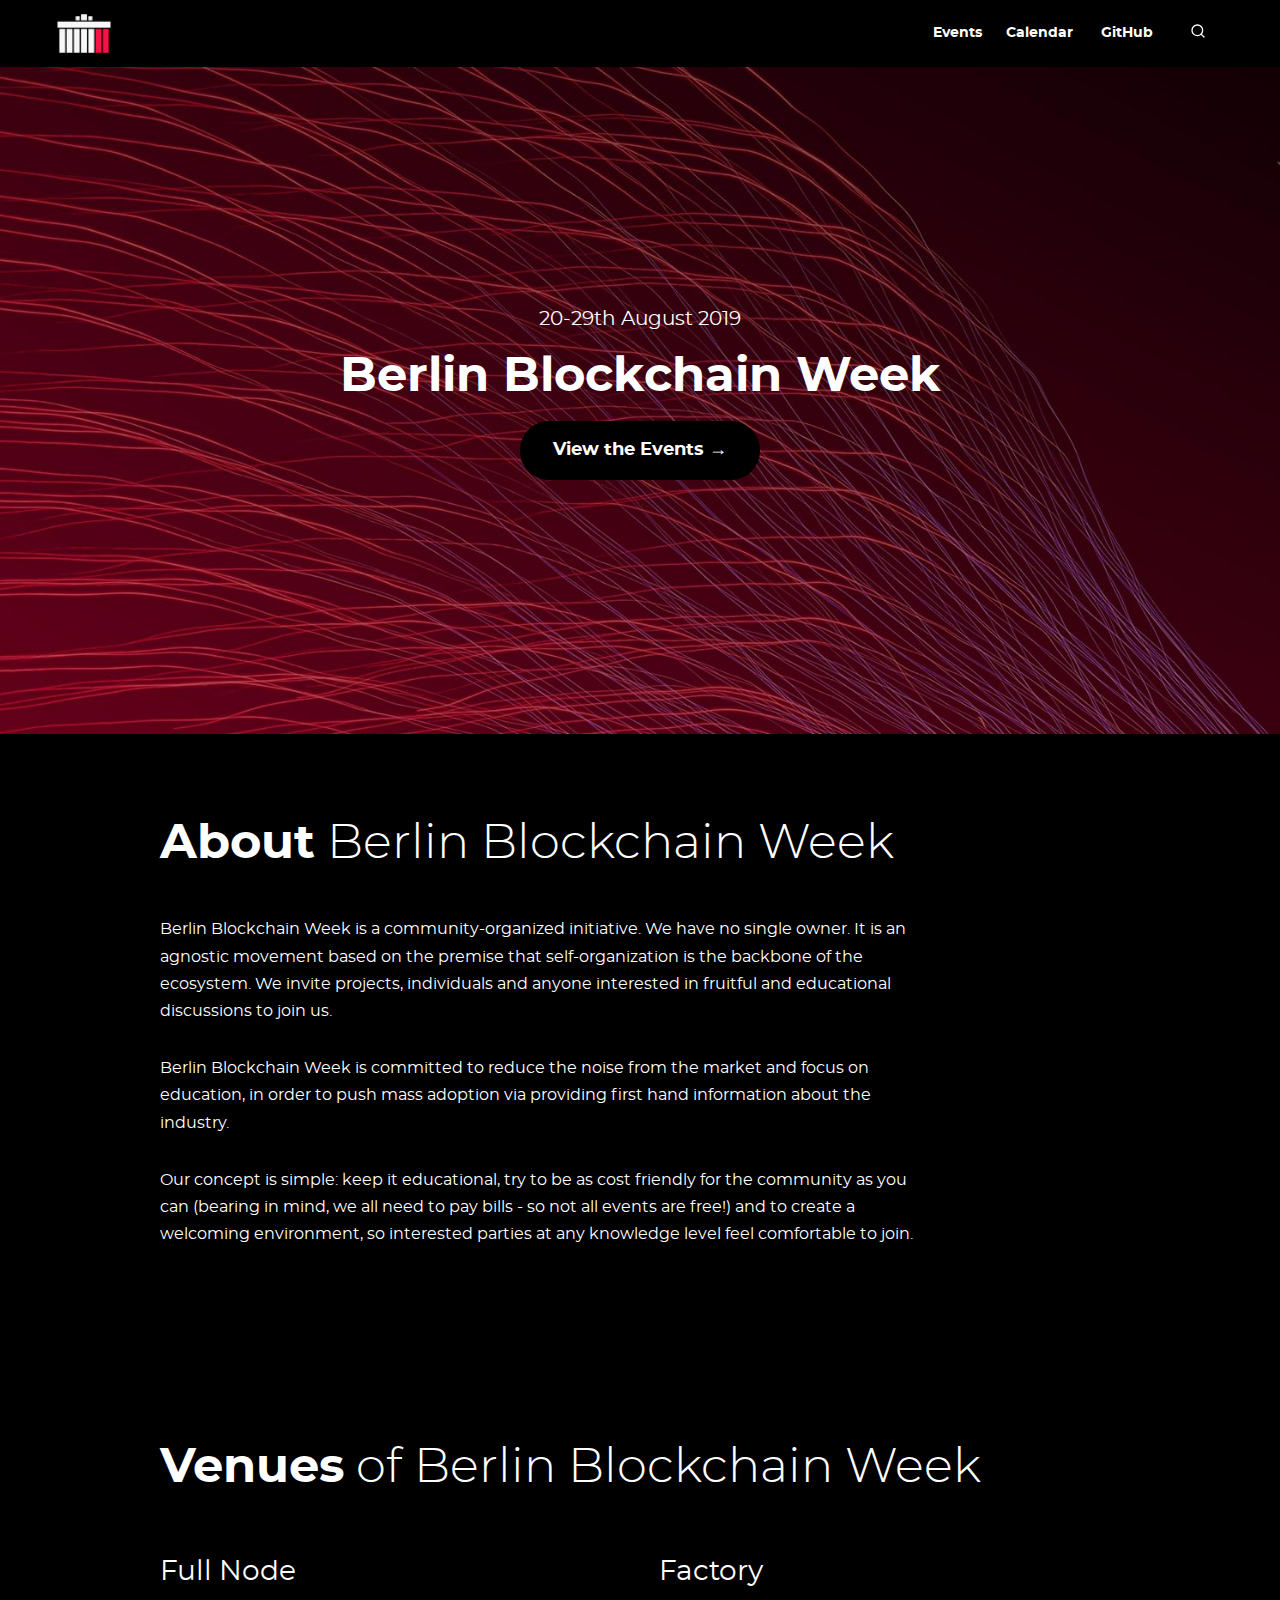
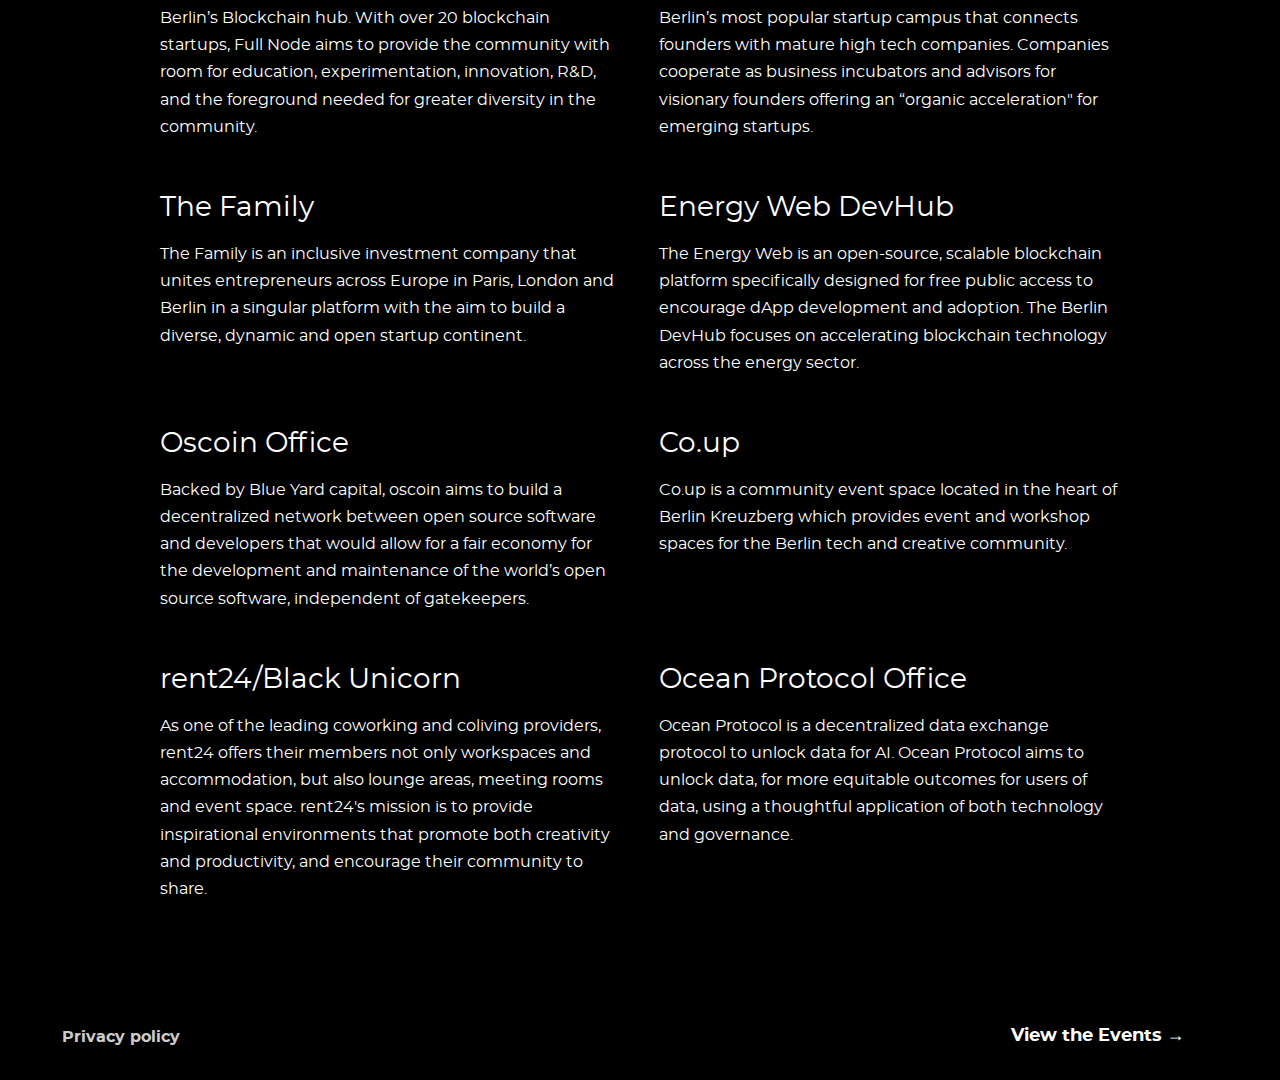
<file: index.html>
<!DOCTYPE html>
<html lang="en-US">
  <head>
    <meta charset="utf-8">
    <meta name="viewport" content="width=device-width,initial-scale=1">
    <title>Berlin Blockchain Week</title>
    <meta name="description" content="Berlin Blockchain Week is a community-organized initiative. We have no single owner. It is an agnostic movement based on the premise that self-organization is the backbone of the ecosystem. We invite projects, individuals and anyone interested in fruitful and educational discussions to join us.">
    <link rel="manifest" href="/manifest.json">
  <link rel="icon" href="/logo.png">
  <meta name="viewport" content="width=device-width,initial-scale=1,user-scalable=no">
    
    <link rel="preload" href="/assets/css/0.styles.3ee1baf5.css" as="style"><link rel="preload" href="/assets/js/app.54265427.js" as="script"><link rel="preload" href="/assets/js/13.a647324c.js" as="script"><link rel="prefetch" href="/assets/js/10.298198f6.js"><link rel="prefetch" href="/assets/js/11.dc9572ed.js"><link rel="prefetch" href="/assets/js/12.7bb6e549.js"><link rel="prefetch" href="/assets/js/14.c3e7c8de.js"><link rel="prefetch" href="/assets/js/15.177b44ca.js"><link rel="prefetch" href="/assets/js/16.4e5e70d0.js"><link rel="prefetch" href="/assets/js/17.77f70a22.js"><link rel="prefetch" href="/assets/js/18.25cba572.js"><link rel="prefetch" href="/assets/js/19.36049290.js"><link rel="prefetch" href="/assets/js/2.e9b0f3bf.js"><link rel="prefetch" href="/assets/js/20.77049573.js"><link rel="prefetch" href="/assets/js/21.fa74fe1b.js"><link rel="prefetch" href="/assets/js/3.8505aa10.js"><link rel="prefetch" href="/assets/js/4.5ee1c4c6.js"><link rel="prefetch" href="/assets/js/5.474ff84e.js"><link rel="prefetch" href="/assets/js/6.17a92bbf.js"><link rel="prefetch" href="/assets/js/7.0a4d0f56.js"><link rel="prefetch" href="/assets/js/8.691dc682.js"><link rel="prefetch" href="/assets/js/9.ae0c4d53.js">
    <link rel="stylesheet" href="/assets/css/0.styles.3ee1baf5.css">
  </head>
  <body>
    <div id="app" data-server-rendered="true"><div class="theme-container no-sidebar"><header class="navbar"><a href="/" class="home-link router-link-exact-active router-link-active"><img src="[data-uri]" alt="Logo" class="logo"></a> <div class="links"><nav class="nav-links can-hide"><div class="nav-item"><a href="/events/" class="nav-link">Events</a></div><div class="nav-item"><a href="/calendar/" class="nav-link">Calendar</a></div> <a href="https://github.com/HeyChristopher/berlinblockchainweek" target="_blank" rel="noopener noreferrer" class="repo-link">
    GitHub
    </a></nav> <div class="search-box"><input aria-label="Search" autocomplete="off" spellcheck="false" value=""> <!----></div></div> <div class="sidebar-button"><svg xmlns="http://www.w3.org/2000/svg" aria-hidden="true" role="img" viewBox="0 0 448 512" class="icon"><path fill="currentColor" d="M436 124H12c-6.627 0-12-5.373-12-12V80c0-6.627 5.373-12 12-12h424c6.627 0 12 5.373 12 12v32c0 6.627-5.373 12-12 12zm0 160H12c-6.627 0-12-5.373-12-12v-32c0-6.627 5.373-12 12-12h424c6.627 0 12 5.373 12 12v32c0 6.627-5.373 12-12 12zm0 160H12c-6.627 0-12-5.373-12-12v-32c0-6.627 5.373-12 12-12h424c6.627 0 12 5.373 12 12v32c0 6.627-5.373 12-12 12z"></path></svg></div></header> <div class="sidebar-mask"></div> <div class="sidebar"><nav class="nav-links"><div class="nav-item"><a href="/events/" class="nav-link">Events</a></div><div class="nav-item"><a href="/calendar/" class="nav-link">Calendar</a></div> <a href="https://github.com/HeyChristopher/berlinblockchainweek" target="_blank" rel="noopener noreferrer" class="repo-link">
    GitHub
    </a></nav>  <!----> </div> <div class="home"><div class="home_main"><div class="home-wrap"><div class="hero"><!----> <p class="description">
          20-29th August 2019
        </p> <h1>Berlin Blockchain Week</h1> <p class="action"><a href="/events/" class="nav-link action-button">View the Events →</a></p></div></div></div> <div class="home_about"><div class="home-wrap"><h2 class="home_about-title"><b>About</b> Berlin Blockchain Week</h2> <div class="content custom"><hr><br> <p>Berlin Blockchain Week is a community-organized initiative. We have no single
owner. It is an agnostic movement based on the premise that self-organization
is the backbone of the ecosystem. We invite projects, individuals and anyone
interested in fruitful and educational discussions to join us.</p> <p>Berlin Blockchain Week is committed to reduce the noise from the market and
focus on education, in order to push mass adoption via providing first hand
information about the industry.</p> <p>Our concept is simple: keep it educational, try to be as cost friendly for the
community as you can (bearing in mind, we all need to pay bills - so not all
events are free!) and to create a welcoming environment, so interested parties
at any knowledge level feel comfortable to join.
<br></p></div></div></div> <div class="home_features"><div class="home-wrap"><div class="features"><div class="title"><h2><b>Venues</b> of Berlin Blockchain Week </h2></div> <div class="feature"><h2>Full Node</h2> <p>Berlin’s Blockchain hub. With over 20 blockchain startups, Full Node aims to provide the community with room for education, experimentation, innovation, R&amp;D, and the foreground needed for greater diversity in the community.</p></div><div class="feature"><h2>Factory</h2> <p>Berlin’s most popular startup campus that connects founders with mature high tech companies. Companies cooperate as business incubators and advisors for visionary founders offering an “organic acceleration&quot; for emerging startups.</p></div><div class="feature"><h2>The Family</h2> <p>The Family is an inclusive investment company that unites entrepreneurs across Europe in Paris, London and Berlin in a singular platform with the aim to build a diverse, dynamic and open startup continent.</p></div><div class="feature"><h2>Energy Web DevHub</h2> <p>The Energy Web is an open-source, scalable blockchain platform specifically designed for free public access to encourage dApp development and adoption. The Berlin DevHub focuses on accelerating blockchain technology across the energy sector.</p></div><div class="feature"><h2>Oscoin Office</h2> <p>Backed by Blue Yard capital, oscoin aims to build a decentralized network between open source software and developers that would allow for a fair economy for the development and maintenance of the world’s open source software, independent of gatekeepers.</p></div><div class="feature"><h2>Co.up</h2> <p>Co.up is a community event space located in the heart of Berlin Kreuzberg which provides event and workshop spaces for the Berlin tech and creative community.</p></div><div class="feature"><h2>rent24/Black Unicorn</h2> <p>As one of the leading coworking and coliving providers, rent24 offers their members not only workspaces and accommodation, but also lounge areas, meeting rooms and event space. rent24's mission is to provide inspirational environments that promote both creativity and productivity, and encourage their community to share.</p></div><div class="feature"><h2>Ocean Protocol Office</h2> <p>Ocean Protocol is a decentralized data exchange protocol to unlock data for AI. Ocean Protocol aims to unlock data, for more equitable outcomes for users of data, using a thoughtful application of both technology and governance.</p></div></div></div></div> <div class="footer"><span><a href="/legal/privacy-policy/">
        Privacy policy
      </a></span> <p class="action"><a href="/events/" class="nav-link action-button">View the Events →</a></p></div></div></div></div>
    <script src="/assets/js/app.54265427.js" defer></script><script src="/assets/js/13.a647324c.js" defer></script>
  </body>
</html>
</file>
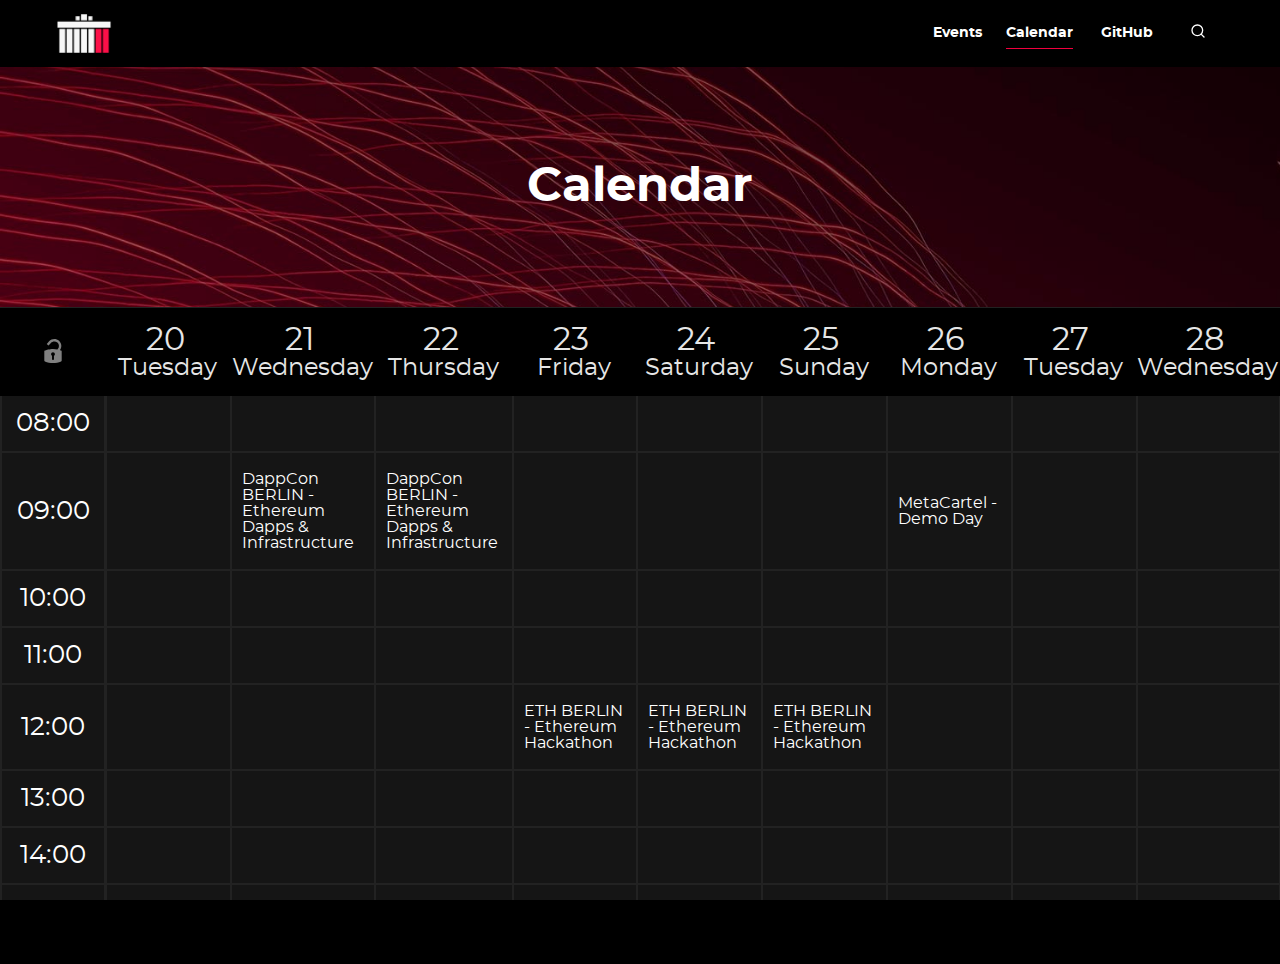
<file: calendar/index.html>
<!DOCTYPE html>
<html lang="en-US">
  <head>
    <meta charset="utf-8">
    <meta name="viewport" content="width=device-width,initial-scale=1">
    <title>Calendar of Events | Berlin Blockchain Week</title>
    <meta name="description" content="">
    <link rel="manifest" href="/manifest.json">
  <link rel="icon" href="/logo.png">
  <meta name="viewport" content="width=device-width,initial-scale=1,user-scalable=no">
    
    <link rel="preload" href="/assets/css/0.styles.3ee1baf5.css" as="style"><link rel="preload" href="/assets/js/app.54265427.js" as="script"><link rel="preload" href="/assets/js/14.c3e7c8de.js" as="script"><link rel="preload" href="/assets/js/3.8505aa10.js" as="script"><link rel="preload" href="/assets/js/8.691dc682.js" as="script"><link rel="prefetch" href="/assets/js/10.298198f6.js"><link rel="prefetch" href="/assets/js/11.dc9572ed.js"><link rel="prefetch" href="/assets/js/12.7bb6e549.js"><link rel="prefetch" href="/assets/js/13.a647324c.js"><link rel="prefetch" href="/assets/js/15.177b44ca.js"><link rel="prefetch" href="/assets/js/16.4e5e70d0.js"><link rel="prefetch" href="/assets/js/17.77f70a22.js"><link rel="prefetch" href="/assets/js/18.25cba572.js"><link rel="prefetch" href="/assets/js/19.36049290.js"><link rel="prefetch" href="/assets/js/2.e9b0f3bf.js"><link rel="prefetch" href="/assets/js/20.77049573.js"><link rel="prefetch" href="/assets/js/21.fa74fe1b.js"><link rel="prefetch" href="/assets/js/4.5ee1c4c6.js"><link rel="prefetch" href="/assets/js/5.474ff84e.js"><link rel="prefetch" href="/assets/js/6.17a92bbf.js"><link rel="prefetch" href="/assets/js/7.0a4d0f56.js"><link rel="prefetch" href="/assets/js/9.ae0c4d53.js">
    <link rel="stylesheet" href="/assets/css/0.styles.3ee1baf5.css">
  </head>
  <body>
    <div id="app" data-server-rendered="true"><div class="theme-container no-sidebar calendar"><header class="navbar"><a href="/" class="home-link router-link-active"><img src="[data-uri]" alt="Logo" class="logo"></a> <div class="links"><nav class="nav-links can-hide"><div class="nav-item"><a href="/events/" class="nav-link">Events</a></div><div class="nav-item"><a href="/calendar/" class="nav-link router-link-exact-active router-link-active">Calendar</a></div> <a href="https://github.com/HeyChristopher/berlinblockchainweek" target="_blank" rel="noopener noreferrer" class="repo-link">
    GitHub
    </a></nav> <div class="search-box"><input aria-label="Search" autocomplete="off" spellcheck="false" value=""> <!----></div></div> <div class="sidebar-button"><svg xmlns="http://www.w3.org/2000/svg" aria-hidden="true" role="img" viewBox="0 0 448 512" class="icon"><path fill="currentColor" d="M436 124H12c-6.627 0-12-5.373-12-12V80c0-6.627 5.373-12 12-12h424c6.627 0 12 5.373 12 12v32c0 6.627-5.373 12-12 12zm0 160H12c-6.627 0-12-5.373-12-12v-32c0-6.627 5.373-12 12-12h424c6.627 0 12 5.373 12 12v32c0 6.627-5.373 12-12 12zm0 160H12c-6.627 0-12-5.373-12-12v-32c0-6.627 5.373-12 12-12h424c6.627 0 12 5.373 12 12v32c0 6.627-5.373 12-12 12z"></path></svg></div></header> <div class="sidebar-mask"></div> <div class="sidebar"><nav class="nav-links"><div class="nav-item"><a href="/events/" class="nav-link">Events</a></div><div class="nav-item"><a href="/calendar/" class="nav-link router-link-exact-active router-link-active">Calendar</a></div> <a href="https://github.com/HeyChristopher/berlinblockchainweek" target="_blank" rel="noopener noreferrer" class="repo-link">
    GitHub
    </a></nav>  <!----> </div> <div class="page"><div class="content"><div data-v-0e9b53a7><div class="hero" data-v-0e9b53a7><h1>Calendar</h1> <!----></div> <table data-v-0e9b53a7><thead data-v-0e9b53a7><tr data-v-0e9b53a7><th class="hour" data-v-0e9b53a7><div class="headers--lock" data-v-0e9b53a7><svg height="585.354" viewBox="80.994 0 423.365 585.354" width="423.365" xmlns="http://www.w3.org/2000/svg" data-v-0e9b53a7><path d="m292.679 0c-94.389 0-171.183 76.791-171.183 171.183v97.767c0 1.111-1.371 2.983-2.448 3.341-9.257 3.087-16.775 5.762-23.657 8.415-8.207 3.164-14.397 12.259-14.397 21.157v224.641c0 8.837 6.15 17.94 14.305 21.172 63.097 25.003 129.505 37.678 197.379 37.678s134.282-12.678 197.382-37.681c8.152-3.231 14.299-12.332 14.299-21.169v-224.641c0-8.898-6.189-17.993-14.4-21.16-6.885-2.653-14.402-5.328-23.652-8.415-1.074-.358-2.445-2.231-2.445-3.342v-97.766c-.005-94.389-76.794-171.18-171.183-171.18zm-46.626 370.281c0-25.769 20.875-46.622 46.623-46.622 25.746 0 46.621 20.851 46.621 46.622 0 17.075-9.629 31.371-23.311 39.475v77.081c0 12.886-10.426 23.311-23.311 23.311-12.886 0-23.311-10.425-23.311-23.311v-77.081c-13.681-8.104-23.311-22.4-23.311-39.475zm158.947-199.101v84.355c-36.834-7.926-74.623-11.94-112.306-11.943-37.666 0-75.447 4.015-112.338 11.934v-84.346c0-61.935 50.386-112.32 112.32-112.32 61.933-.001 112.324 50.385 112.324 112.32z" data-v-0e9b53a7></path></svg></div></th> </tr></thead> <!----><!----><!----><!----><!----><!----><!----><tbody data-v-0e9b53a7><tr data-v-0e9b53a7><td class="hour" data-v-0e9b53a7><span data-v-0e9b53a7>08:00</span></td> <!----><!----><!----><!----><!----><!----><!----><!----><!----><!----><!----><!----><!----><!----><!----><!----><!----><!----><!----><td data-v-0e9b53a7></td><td data-v-0e9b53a7></td><td data-v-0e9b53a7></td><td data-v-0e9b53a7></td><td data-v-0e9b53a7></td><td data-v-0e9b53a7></td><td data-v-0e9b53a7></td><td data-v-0e9b53a7></td><td data-v-0e9b53a7></td></tr></tbody><tbody data-v-0e9b53a7><tr data-v-0e9b53a7><td class="hour" data-v-0e9b53a7><span data-v-0e9b53a7>09:00</span></td> <!----><!----><!----><!----><!----><!----><!----><!----><!----><!----><!----><!----><!----><!----><!----><!----><!----><!----><!----><td data-v-0e9b53a7></td><td data-v-0e9b53a7></td><td data-v-0e9b53a7></td><td data-v-0e9b53a7></td><td data-v-0e9b53a7></td><td data-v-0e9b53a7></td><td data-v-0e9b53a7></td><td data-v-0e9b53a7></td><td data-v-0e9b53a7></td></tr></tbody><tbody data-v-0e9b53a7><tr data-v-0e9b53a7><td class="hour" data-v-0e9b53a7><span data-v-0e9b53a7>10:00</span></td> <!----><!----><!----><!----><!----><!----><!----><!----><!----><!----><!----><!----><!----><!----><!----><!----><!----><!----><!----><td data-v-0e9b53a7></td><td data-v-0e9b53a7></td><td data-v-0e9b53a7></td><td data-v-0e9b53a7></td><td data-v-0e9b53a7></td><td data-v-0e9b53a7></td><td data-v-0e9b53a7></td><td data-v-0e9b53a7></td><td data-v-0e9b53a7></td></tr></tbody><tbody data-v-0e9b53a7><tr data-v-0e9b53a7><td class="hour" data-v-0e9b53a7><span data-v-0e9b53a7>11:00</span></td> <!----><!----><!----><!----><!----><!----><!----><!----><!----><!----><!----><!----><!----><!----><!----><!----><!----><!----><!----><td data-v-0e9b53a7></td><td data-v-0e9b53a7></td><td data-v-0e9b53a7></td><td data-v-0e9b53a7></td><td data-v-0e9b53a7></td><td data-v-0e9b53a7></td><td data-v-0e9b53a7></td><td data-v-0e9b53a7></td><td data-v-0e9b53a7></td></tr></tbody><tbody data-v-0e9b53a7><tr data-v-0e9b53a7><td class="hour" data-v-0e9b53a7><span data-v-0e9b53a7>12:00</span></td> <!----><!----><!----><!----><!----><!----><!----><!----><!----><!----><!----><!----><!----><!----><!----><!----><!----><!----><!----><td data-v-0e9b53a7></td><td data-v-0e9b53a7></td><td data-v-0e9b53a7></td><td data-v-0e9b53a7></td><td data-v-0e9b53a7></td><td data-v-0e9b53a7></td><td data-v-0e9b53a7></td><td data-v-0e9b53a7></td><td data-v-0e9b53a7></td></tr></tbody><tbody data-v-0e9b53a7><tr data-v-0e9b53a7><td class="hour" data-v-0e9b53a7><span data-v-0e9b53a7>13:00</span></td> <!----><!----><!----><!----><!----><!----><!----><!----><!----><!----><!----><!----><!----><!----><!----><!----><!----><!----><!----><td data-v-0e9b53a7></td><td data-v-0e9b53a7></td><td data-v-0e9b53a7></td><td data-v-0e9b53a7></td><td data-v-0e9b53a7></td><td data-v-0e9b53a7></td><td data-v-0e9b53a7></td><td data-v-0e9b53a7></td><td data-v-0e9b53a7></td></tr></tbody><tbody data-v-0e9b53a7><tr data-v-0e9b53a7><td class="hour" data-v-0e9b53a7><span data-v-0e9b53a7>14:00</span></td> <!----><!----><!----><!----><!----><!----><!----><!----><!----><!----><!----><!----><!----><!----><!----><!----><!----><!----><!----><td data-v-0e9b53a7></td><td data-v-0e9b53a7></td><td data-v-0e9b53a7></td><td data-v-0e9b53a7></td><td data-v-0e9b53a7></td><td data-v-0e9b53a7></td><td data-v-0e9b53a7></td><td data-v-0e9b53a7></td><td data-v-0e9b53a7></td></tr></tbody><tbody data-v-0e9b53a7><tr data-v-0e9b53a7><td class="hour" data-v-0e9b53a7><span data-v-0e9b53a7>15:00</span></td> <!----><!----><!----><!----><!----><!----><!----><!----><!----><!----><!----><!----><!----><!----><!----><!----><!----><!----><!----><td data-v-0e9b53a7></td><td data-v-0e9b53a7></td><td data-v-0e9b53a7></td><td data-v-0e9b53a7></td><td data-v-0e9b53a7></td><td data-v-0e9b53a7></td><td data-v-0e9b53a7></td><td data-v-0e9b53a7></td><td data-v-0e9b53a7></td></tr></tbody><tbody data-v-0e9b53a7><tr data-v-0e9b53a7><td class="hour" data-v-0e9b53a7><span data-v-0e9b53a7>16:00</span></td> <!----><!----><!----><!----><!----><!----><!----><!----><!----><!----><!----><!----><!----><!----><!----><!----><!----><!----><!----><td data-v-0e9b53a7></td><td data-v-0e9b53a7></td><td data-v-0e9b53a7></td><td data-v-0e9b53a7></td><td data-v-0e9b53a7></td><td data-v-0e9b53a7></td><td data-v-0e9b53a7></td><td data-v-0e9b53a7></td><td data-v-0e9b53a7></td></tr></tbody><tbody data-v-0e9b53a7><tr data-v-0e9b53a7><td class="hour" data-v-0e9b53a7><span data-v-0e9b53a7>17:00</span></td> <!----><!----><!----><!----><!----><!----><!----><!----><!----><!----><!----><!----><!----><!----><!----><!----><!----><!----><!----><td data-v-0e9b53a7></td><td data-v-0e9b53a7></td><td data-v-0e9b53a7></td><td data-v-0e9b53a7></td><td data-v-0e9b53a7></td><td data-v-0e9b53a7></td><td data-v-0e9b53a7></td><td data-v-0e9b53a7></td><td data-v-0e9b53a7></td></tr></tbody><tbody data-v-0e9b53a7><tr data-v-0e9b53a7><td class="hour" data-v-0e9b53a7><span data-v-0e9b53a7>18:00</span></td> <!----><!----><!----><!----><!----><!----><!----><!----><!----><!----><!----><!----><!----><!----><!----><!----><!----><!----><!----><td data-v-0e9b53a7></td><td data-v-0e9b53a7></td><td data-v-0e9b53a7></td><td data-v-0e9b53a7></td><td data-v-0e9b53a7></td><td data-v-0e9b53a7></td><td data-v-0e9b53a7></td><td data-v-0e9b53a7></td><td data-v-0e9b53a7></td></tr></tbody><tbody data-v-0e9b53a7><tr data-v-0e9b53a7><td class="hour" data-v-0e9b53a7><span data-v-0e9b53a7>19:00</span></td> <!----><!----><!----><!----><!----><!----><!----><!----><!----><!----><!----><!----><!----><!----><!----><!----><!----><!----><!----><td data-v-0e9b53a7></td><td data-v-0e9b53a7></td><td data-v-0e9b53a7></td><td data-v-0e9b53a7></td><td data-v-0e9b53a7></td><td data-v-0e9b53a7></td><td data-v-0e9b53a7></td><td data-v-0e9b53a7></td><td data-v-0e9b53a7></td></tr></tbody><tbody data-v-0e9b53a7><tr data-v-0e9b53a7><td class="hour" data-v-0e9b53a7><span data-v-0e9b53a7>20:00</span></td> <!----><!----><!----><!----><!----><!----><!----><!----><!----><!----><!----><!----><!----><!----><!----><!----><!----><!----><!----><td data-v-0e9b53a7></td><td data-v-0e9b53a7></td><td data-v-0e9b53a7></td><td data-v-0e9b53a7></td><td data-v-0e9b53a7></td><td data-v-0e9b53a7></td><td data-v-0e9b53a7></td><td data-v-0e9b53a7></td><td data-v-0e9b53a7></td></tr></tbody><tbody data-v-0e9b53a7><tr data-v-0e9b53a7><td class="hour" data-v-0e9b53a7><span data-v-0e9b53a7>21:00</span></td> <!----><!----><!----><!----><!----><!----><!----><!----><!----><!----><!----><!----><!----><!----><!----><!----><!----><!----><!----><td data-v-0e9b53a7></td><td data-v-0e9b53a7></td><td data-v-0e9b53a7></td><td data-v-0e9b53a7></td><td data-v-0e9b53a7></td><td data-v-0e9b53a7></td><td data-v-0e9b53a7></td><td data-v-0e9b53a7></td><td data-v-0e9b53a7></td></tr></tbody><tbody data-v-0e9b53a7><tr data-v-0e9b53a7><td class="hour" data-v-0e9b53a7><span data-v-0e9b53a7>22:00</span></td> <!----><!----><!----><!----><!----><!----><!----><!----><!----><!----><!----><!----><!----><!----><!----><!----><!----><!----><!----><td data-v-0e9b53a7></td><td data-v-0e9b53a7></td><td data-v-0e9b53a7></td><td data-v-0e9b53a7></td><td data-v-0e9b53a7></td><td data-v-0e9b53a7></td><td data-v-0e9b53a7></td><td data-v-0e9b53a7></td><td data-v-0e9b53a7></td></tr></tbody></table></div></div> <div class="page-edit"><!----> <!----></div> <!----> </div></div></div>
    <script src="/assets/js/app.54265427.js" defer></script><script src="/assets/js/14.c3e7c8de.js" defer></script><script src="/assets/js/3.8505aa10.js" defer></script><script src="/assets/js/8.691dc682.js" defer></script>
  </body>
</html>
</file>
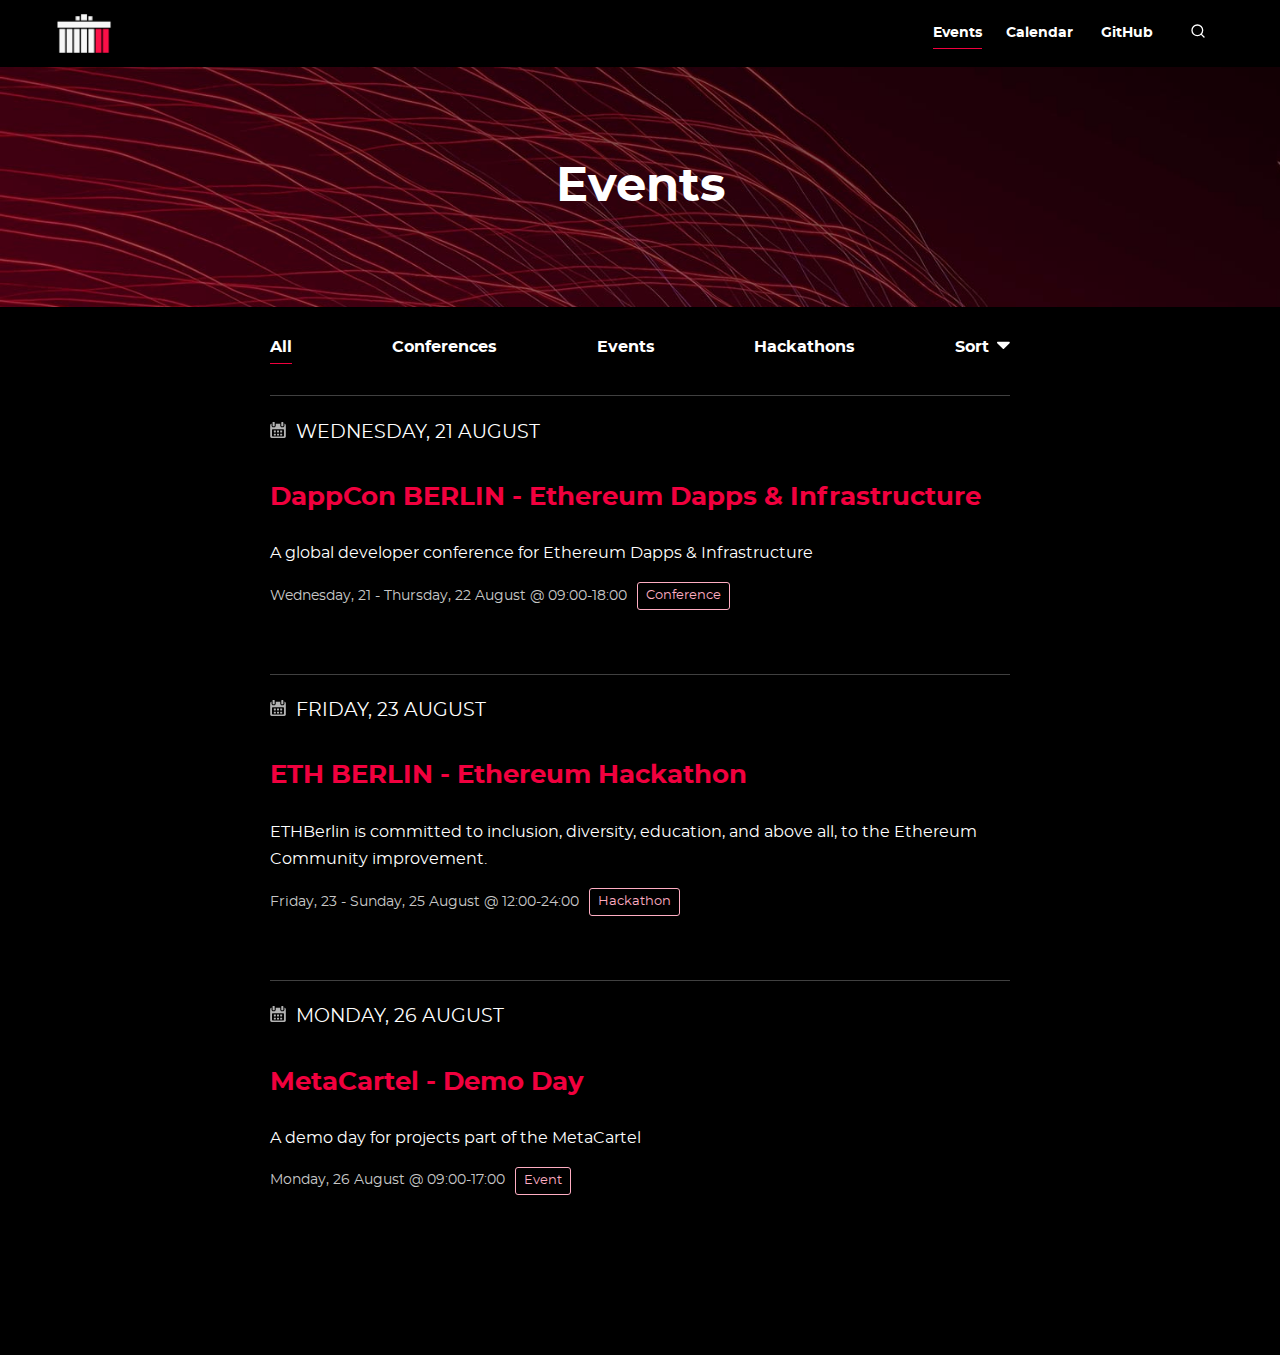
<file: events/index.html>
<!DOCTYPE html>
<html lang="en-US">
  <head>
    <meta charset="utf-8">
    <meta name="viewport" content="width=device-width,initial-scale=1">
    <title>Events | Berlin Blockchain Week</title>
    <meta name="description" content="">
    <link rel="manifest" href="/manifest.json">
  <link rel="icon" href="/logo.png">
  <meta name="viewport" content="width=device-width,initial-scale=1,user-scalable=no">
    
    <link rel="preload" href="/assets/css/0.styles.3ee1baf5.css" as="style"><link rel="preload" href="/assets/js/app.54265427.js" as="script"><link rel="preload" href="/assets/js/15.177b44ca.js" as="script"><link rel="preload" href="/assets/js/4.5ee1c4c6.js" as="script"><link rel="preload" href="/assets/js/8.691dc682.js" as="script"><link rel="prefetch" href="/assets/js/10.298198f6.js"><link rel="prefetch" href="/assets/js/11.dc9572ed.js"><link rel="prefetch" href="/assets/js/12.7bb6e549.js"><link rel="prefetch" href="/assets/js/13.a647324c.js"><link rel="prefetch" href="/assets/js/14.c3e7c8de.js"><link rel="prefetch" href="/assets/js/16.4e5e70d0.js"><link rel="prefetch" href="/assets/js/17.77f70a22.js"><link rel="prefetch" href="/assets/js/18.25cba572.js"><link rel="prefetch" href="/assets/js/19.36049290.js"><link rel="prefetch" href="/assets/js/2.e9b0f3bf.js"><link rel="prefetch" href="/assets/js/20.77049573.js"><link rel="prefetch" href="/assets/js/21.fa74fe1b.js"><link rel="prefetch" href="/assets/js/3.8505aa10.js"><link rel="prefetch" href="/assets/js/5.474ff84e.js"><link rel="prefetch" href="/assets/js/6.17a92bbf.js"><link rel="prefetch" href="/assets/js/7.0a4d0f56.js"><link rel="prefetch" href="/assets/js/9.ae0c4d53.js">
    <link rel="stylesheet" href="/assets/css/0.styles.3ee1baf5.css">
  </head>
  <body>
    <div id="app" data-server-rendered="true"><div class="theme-container no-sidebar"><header class="navbar"><a href="/" class="home-link router-link-active"><img src="[data-uri]" alt="Logo" class="logo"></a> <div class="links"><nav class="nav-links can-hide"><div class="nav-item"><a href="/events/" class="nav-link router-link-exact-active router-link-active">Events</a></div><div class="nav-item"><a href="/calendar/" class="nav-link">Calendar</a></div> <a href="https://github.com/HeyChristopher/berlinblockchainweek" target="_blank" rel="noopener noreferrer" class="repo-link">
    GitHub
    </a></nav> <div class="search-box"><input aria-label="Search" autocomplete="off" spellcheck="false" value=""> <!----></div></div> <div class="sidebar-button"><svg xmlns="http://www.w3.org/2000/svg" aria-hidden="true" role="img" viewBox="0 0 448 512" class="icon"><path fill="currentColor" d="M436 124H12c-6.627 0-12-5.373-12-12V80c0-6.627 5.373-12 12-12h424c6.627 0 12 5.373 12 12v32c0 6.627-5.373 12-12 12zm0 160H12c-6.627 0-12-5.373-12-12v-32c0-6.627 5.373-12 12-12h424c6.627 0 12 5.373 12 12v32c0 6.627-5.373 12-12 12zm0 160H12c-6.627 0-12-5.373-12-12v-32c0-6.627 5.373-12 12-12h424c6.627 0 12 5.373 12 12v32c0 6.627-5.373 12-12 12z"></path></svg></div></header> <div class="sidebar-mask"></div> <div class="sidebar"><nav class="nav-links"><div class="nav-item"><a href="/events/" class="nav-link router-link-exact-active router-link-active">Events</a></div><div class="nav-item"><a href="/calendar/" class="nav-link">Calendar</a></div> <a href="https://github.com/HeyChristopher/berlinblockchainweek" target="_blank" rel="noopener noreferrer" class="repo-link">
    GitHub
    </a></nav>  <!----> </div> <div class="page"><div class="content"><div class="events--container" data-v-90f9e4c8><div class="hero" data-v-90f9e4c8><h1>Events</h1> <!----></div> <div class="filters" data-v-90f9e4c8><div data-v-90f9e4c8><label data-v-90f9e4c8><input name="category" type="radio" value="All" checked="checked" class="hidden-radio" data-v-90f9e4c8> <span data-v-90f9e4c8>All</span></label></div>  <div data-v-90f9e4c8><span class="date--sort" data-v-90f9e4c8>
        Sort
        <svg enable-background="new 0 0 292.362 292.362" height="292.362" viewBox="0 0 292.362 292.362" width="292.362" xmlns="http://www.w3.org/2000/svg" data-v-90f9e4c8><path d="m286.935 69.377c-3.614-3.617-7.898-5.424-12.848-5.424h-255.813c-4.952 0-9.233 1.807-12.85 5.424-3.617 3.621-5.424 7.902-5.424 12.851 0 4.948 1.807 9.229 5.424 12.847l127.907 127.907c3.621 3.617 7.902 5.428 12.85 5.428s9.233-1.811 12.847-5.428l127.907-127.908c3.613-3.617 5.427-7.898 5.427-12.847 0-4.948-1.814-9.229-5.427-12.85z" data-v-90f9e4c8></path></svg></span></div></div> <div class="wrapper" data-v-90f9e4c8></div></div></div> <div class="page-edit"><!----> <!----></div> <!----> </div></div></div>
    <script src="/assets/js/app.54265427.js" defer></script><script src="/assets/js/15.177b44ca.js" defer></script><script src="/assets/js/4.5ee1c4c6.js" defer></script><script src="/assets/js/8.691dc682.js" defer></script>
  </body>
</html>
</file>
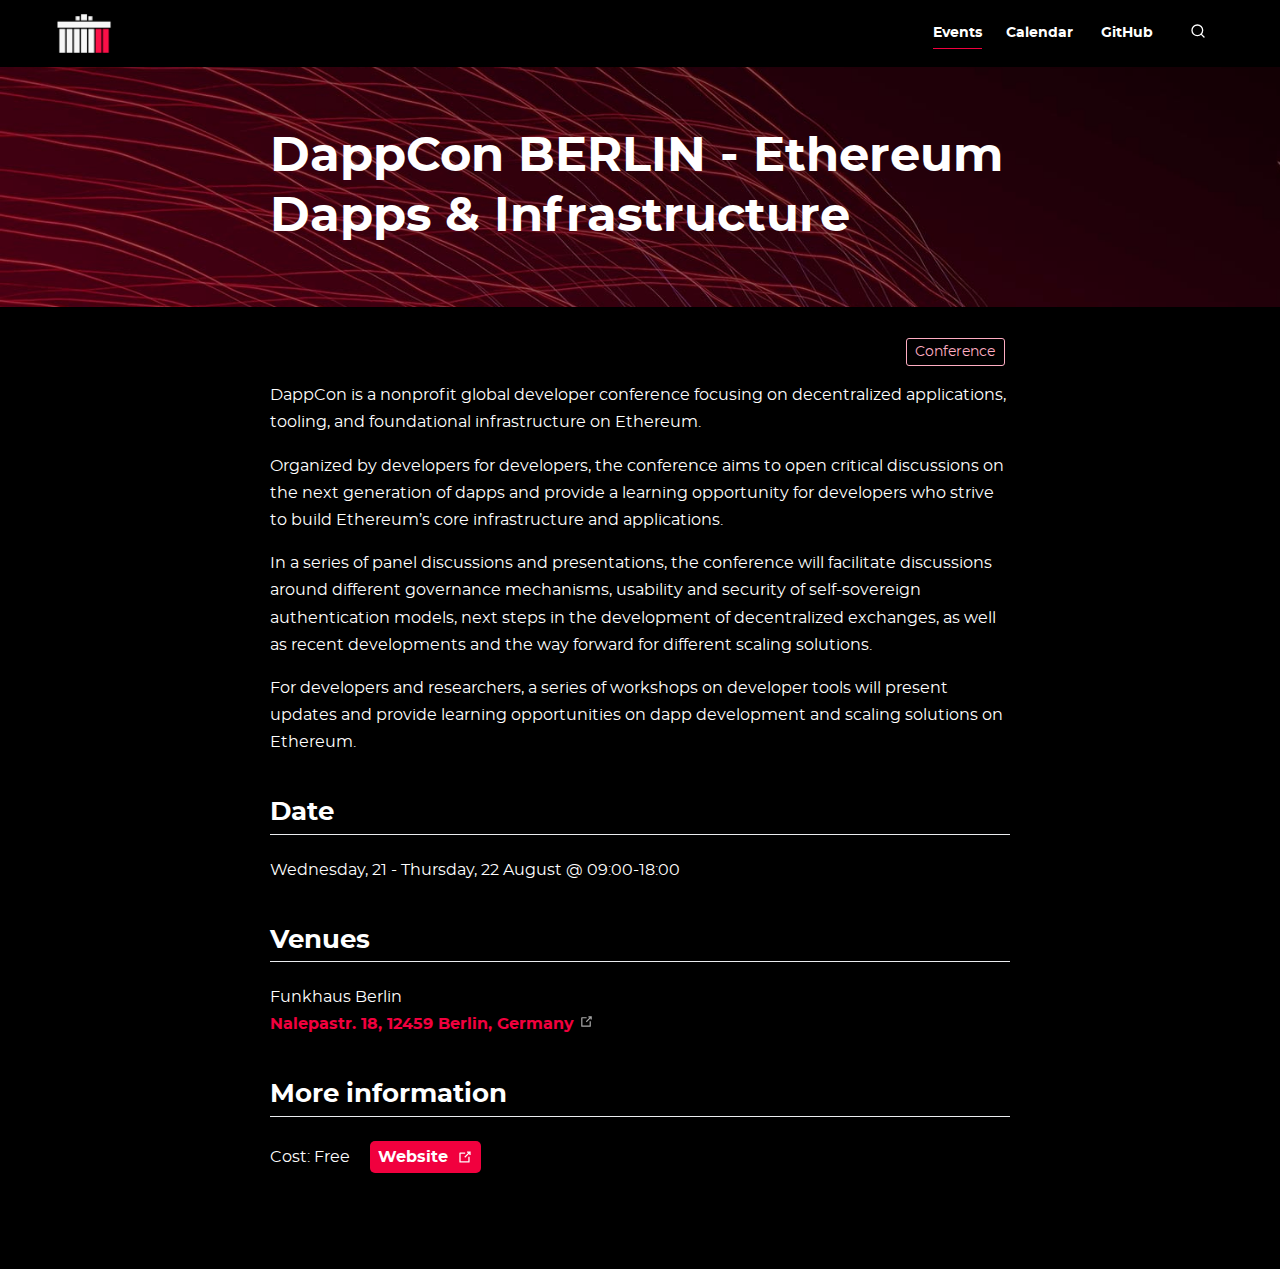
<file: events/dappcon/index.html>
<!DOCTYPE html>
<html lang="en-US">
  <head>
    <meta charset="utf-8">
    <meta name="viewport" content="width=device-width,initial-scale=1">
    <title>DappCon | Berlin Blockchain Week</title>
    <meta name="description" content="A global developer conference for Ethereum Dapps &amp; Infrastructure">
    <link rel="manifest" href="/manifest.json">
  <link rel="icon" href="/logo.png">
  <meta name="viewport" content="width=device-width,initial-scale=1,user-scalable=no">
    
    <link rel="preload" href="/assets/css/0.styles.3ee1baf5.css" as="style"><link rel="preload" href="/assets/js/app.54265427.js" as="script"><link rel="preload" href="/assets/js/16.4e5e70d0.js" as="script"><link rel="preload" href="/assets/js/2.e9b0f3bf.js" as="script"><link rel="preload" href="/assets/js/8.691dc682.js" as="script"><link rel="preload" href="/assets/js/9.ae0c4d53.js" as="script"><link rel="prefetch" href="/assets/js/10.298198f6.js"><link rel="prefetch" href="/assets/js/11.dc9572ed.js"><link rel="prefetch" href="/assets/js/12.7bb6e549.js"><link rel="prefetch" href="/assets/js/13.a647324c.js"><link rel="prefetch" href="/assets/js/14.c3e7c8de.js"><link rel="prefetch" href="/assets/js/15.177b44ca.js"><link rel="prefetch" href="/assets/js/17.77f70a22.js"><link rel="prefetch" href="/assets/js/18.25cba572.js"><link rel="prefetch" href="/assets/js/19.36049290.js"><link rel="prefetch" href="/assets/js/20.77049573.js"><link rel="prefetch" href="/assets/js/21.fa74fe1b.js"><link rel="prefetch" href="/assets/js/3.8505aa10.js"><link rel="prefetch" href="/assets/js/4.5ee1c4c6.js"><link rel="prefetch" href="/assets/js/5.474ff84e.js"><link rel="prefetch" href="/assets/js/6.17a92bbf.js"><link rel="prefetch" href="/assets/js/7.0a4d0f56.js">
    <link rel="stylesheet" href="/assets/css/0.styles.3ee1baf5.css">
  </head>
  <body>
    <div id="app" data-server-rendered="true"><div class="theme-container no-sidebar"><header class="navbar"><a href="/" class="home-link router-link-active"><img src="[data-uri]" alt="Logo" class="logo"></a> <div class="links"><nav class="nav-links can-hide"><div class="nav-item"><a href="/events/" class="nav-link router-link-active">Events</a></div><div class="nav-item"><a href="/calendar/" class="nav-link">Calendar</a></div> <a href="https://github.com/HeyChristopher/berlinblockchainweek" target="_blank" rel="noopener noreferrer" class="repo-link">
    GitHub
    </a></nav> <div class="search-box"><input aria-label="Search" autocomplete="off" spellcheck="false" value=""> <!----></div></div> <div class="sidebar-button"><svg xmlns="http://www.w3.org/2000/svg" aria-hidden="true" role="img" viewBox="0 0 448 512" class="icon"><path fill="currentColor" d="M436 124H12c-6.627 0-12-5.373-12-12V80c0-6.627 5.373-12 12-12h424c6.627 0 12 5.373 12 12v32c0 6.627-5.373 12-12 12zm0 160H12c-6.627 0-12-5.373-12-12v-32c0-6.627 5.373-12 12-12h424c6.627 0 12 5.373 12 12v32c0 6.627-5.373 12-12 12zm0 160H12c-6.627 0-12-5.373-12-12v-32c0-6.627 5.373-12 12-12h424c6.627 0 12 5.373 12 12v32c0 6.627-5.373 12-12 12z"></path></svg></div></header> <div class="sidebar-mask"></div> <div class="sidebar"><nav class="nav-links"><div class="nav-item"><a href="/events/" class="nav-link router-link-active">Events</a></div><div class="nav-item"><a href="/calendar/" class="nav-link">Calendar</a></div> <a href="https://github.com/HeyChristopher/berlinblockchainweek" target="_blank" rel="noopener noreferrer" class="repo-link">
    GitHub
    </a></nav>  <!----> </div> <div class="page"><div class="content"><div data-v-d0a14d5e><div class="hero" data-v-d0a14d5e><h1>DappCon BERLIN - Ethereum Dapps &amp; Infrastructure</h1> <!----></div> <div class="category" data-v-d0a14d5e><span class="badge tip top" data-v-d0a14d5e data-v-099ab69c>Conference</span></div> <div class="synopsis--content" data-v-d0a14d5e><p><span>DappCon is a nonprofit global developer conference focusing on decentralized applications, tooling, and foundational infrastructure on Ethereum.</span></p><p><span>Organized by developers for developers, the conference aims to open critical discussions on the next generation of dapps and provide a learning opportunity for developers who strive to build Ethereum’s core infrastructure and applications.</span></p><p><span>In a series of panel discussions and presentations, the conference will facilitate discussions around different governance mechanisms, usability and security of self-sovereign authentication models, next steps in the development of decentralized exchanges, as well as recent developments and the way forward for different scaling solutions.</span></p><p><span>For developers and researchers, a series of workshops on developer tools will present updates and provide learning opportunities on dapp development and scaling solutions on Ethereum.</span></p></div> <!----> <div data-v-d0a14d5e><h2 data-v-d0a14d5e>Date</h2> <p class="datetime" data-v-d0a14d5e>
  Wednesday, 21 - Thursday, 22 August @ 09:00-18:00
  </p></div> <div data-v-d0a14d5e><h2 data-v-d0a14d5e>Venues</h2> <div data-v-d0a14d5e><p><span>
      Funkhaus Berlin<br></span> <a href="https://www.google.com/maps/place/Nalepastr. 18, 12459 Berlin, Germany" target="_blank" rel="noopener noreferrer">
  Nalepastr. 18, 12459 Berlin, Germany
  <!----> <svg xmlns="http://www.w3.org/2000/svg" aria-hidden="true" x="0px" y="0px" viewBox="0 0 100 100" width="15" height="15" class="icon outbound"><path fill="currentColor" d="M18.8,85.1h56l0,0c2.2,0,4-1.8,4-4v-32h-8v28h-48v-48h28v-8h-32l0,0c-2.2,0-4,1.8-4,4v56C14.8,83.3,16.6,85.1,18.8,85.1z"></path> <polygon fill="currentColor" points="45.7,48.7 51.3,54.3 77.2,28.5 77.2,37.2 85.2,37.2 85.2,14.9 62.8,14.9 62.8,22.9 71.5,22.9"></polygon></svg></a></p></div></div> <div data-v-d0a14d5e><h2 data-v-d0a14d5e>More information</h2> <div class="ticket--container" data-v-d0a14d5e><span class="ticket--price">
    Cost: Free
  </span> <span class="button"><a href="https://dappcon.io/" target="_blank" rel="noopener noreferrer">
  Website
  <!----> <svg xmlns="http://www.w3.org/2000/svg" aria-hidden="true" x="0px" y="0px" viewBox="0 0 100 100" width="15" height="15" class="icon outbound"><path fill="currentColor" d="M18.8,85.1h56l0,0c2.2,0,4-1.8,4-4v-32h-8v28h-48v-48h28v-8h-32l0,0c-2.2,0-4,1.8-4,4v56C14.8,83.3,16.6,85.1,18.8,85.1z"></path> <polygon fill="currentColor" points="45.7,48.7 51.3,54.3 77.2,28.5 77.2,37.2 85.2,37.2 85.2,14.9 62.8,14.9 62.8,22.9 71.5,22.9"></polygon></svg></a></span></div></div></div></div> <div class="page-edit"><!----> <!----></div> <!----> </div></div></div>
    <script src="/assets/js/app.54265427.js" defer></script><script src="/assets/js/16.4e5e70d0.js" defer></script><script src="/assets/js/2.e9b0f3bf.js" defer></script><script src="/assets/js/8.691dc682.js" defer></script><script src="/assets/js/9.ae0c4d53.js" defer></script>
  </body>
</html>
</file>
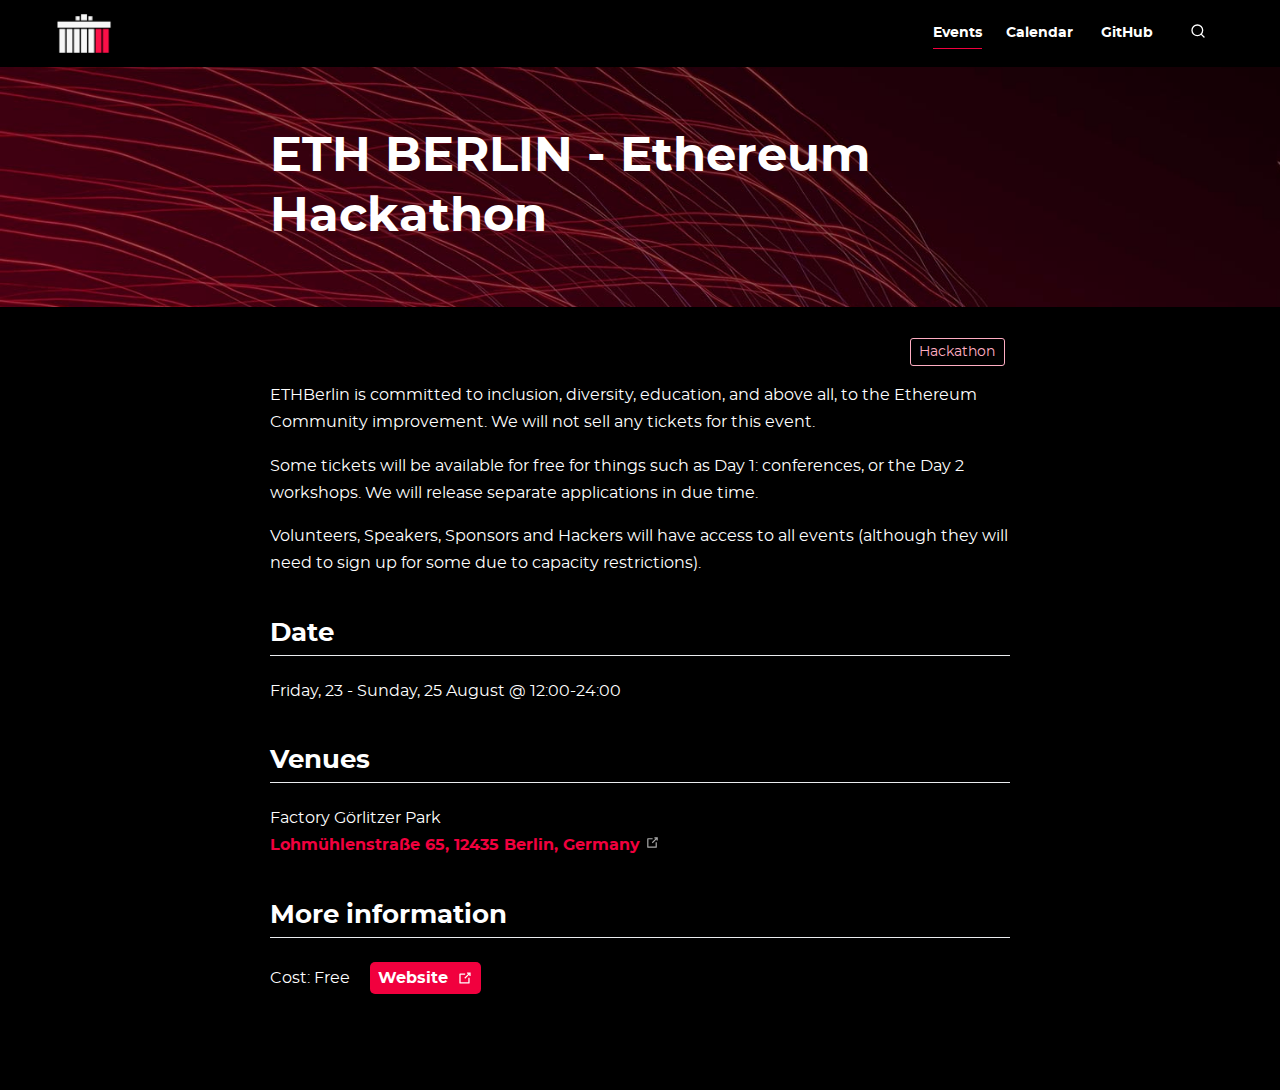
<file: events/ethberlin/index.html>
<!DOCTYPE html>
<html lang="en-US">
  <head>
    <meta charset="utf-8">
    <meta name="viewport" content="width=device-width,initial-scale=1">
    <title>ETH BERLIN - Ethereum Hackathon | Berlin Blockchain Week</title>
    <meta name="description" content="ETHBerlin is committed to inclusion, diversity, education, and above all, to the Ethereum Community improvement.">
    <link rel="manifest" href="/manifest.json">
  <link rel="icon" href="/logo.png">
  <meta name="viewport" content="width=device-width,initial-scale=1,user-scalable=no">
    
    <link rel="preload" href="/assets/css/0.styles.3ee1baf5.css" as="style"><link rel="preload" href="/assets/js/app.54265427.js" as="script"><link rel="preload" href="/assets/js/17.77f70a22.js" as="script"><link rel="preload" href="/assets/js/2.e9b0f3bf.js" as="script"><link rel="preload" href="/assets/js/9.ae0c4d53.js" as="script"><link rel="preload" href="/assets/js/8.691dc682.js" as="script"><link rel="prefetch" href="/assets/js/10.298198f6.js"><link rel="prefetch" href="/assets/js/11.dc9572ed.js"><link rel="prefetch" href="/assets/js/12.7bb6e549.js"><link rel="prefetch" href="/assets/js/13.a647324c.js"><link rel="prefetch" href="/assets/js/14.c3e7c8de.js"><link rel="prefetch" href="/assets/js/15.177b44ca.js"><link rel="prefetch" href="/assets/js/16.4e5e70d0.js"><link rel="prefetch" href="/assets/js/18.25cba572.js"><link rel="prefetch" href="/assets/js/19.36049290.js"><link rel="prefetch" href="/assets/js/20.77049573.js"><link rel="prefetch" href="/assets/js/21.fa74fe1b.js"><link rel="prefetch" href="/assets/js/3.8505aa10.js"><link rel="prefetch" href="/assets/js/4.5ee1c4c6.js"><link rel="prefetch" href="/assets/js/5.474ff84e.js"><link rel="prefetch" href="/assets/js/6.17a92bbf.js"><link rel="prefetch" href="/assets/js/7.0a4d0f56.js">
    <link rel="stylesheet" href="/assets/css/0.styles.3ee1baf5.css">
  </head>
  <body>
    <div id="app" data-server-rendered="true"><div class="theme-container no-sidebar"><header class="navbar"><a href="/" class="home-link router-link-active"><img src="[data-uri]" alt="Logo" class="logo"></a> <div class="links"><nav class="nav-links can-hide"><div class="nav-item"><a href="/events/" class="nav-link router-link-active">Events</a></div><div class="nav-item"><a href="/calendar/" class="nav-link">Calendar</a></div> <a href="https://github.com/HeyChristopher/berlinblockchainweek" target="_blank" rel="noopener noreferrer" class="repo-link">
    GitHub
    </a></nav> <div class="search-box"><input aria-label="Search" autocomplete="off" spellcheck="false" value=""> <!----></div></div> <div class="sidebar-button"><svg xmlns="http://www.w3.org/2000/svg" aria-hidden="true" role="img" viewBox="0 0 448 512" class="icon"><path fill="currentColor" d="M436 124H12c-6.627 0-12-5.373-12-12V80c0-6.627 5.373-12 12-12h424c6.627 0 12 5.373 12 12v32c0 6.627-5.373 12-12 12zm0 160H12c-6.627 0-12-5.373-12-12v-32c0-6.627 5.373-12 12-12h424c6.627 0 12 5.373 12 12v32c0 6.627-5.373 12-12 12zm0 160H12c-6.627 0-12-5.373-12-12v-32c0-6.627 5.373-12 12-12h424c6.627 0 12 5.373 12 12v32c0 6.627-5.373 12-12 12z"></path></svg></div></header> <div class="sidebar-mask"></div> <div class="sidebar"><nav class="nav-links"><div class="nav-item"><a href="/events/" class="nav-link router-link-active">Events</a></div><div class="nav-item"><a href="/calendar/" class="nav-link">Calendar</a></div> <a href="https://github.com/HeyChristopher/berlinblockchainweek" target="_blank" rel="noopener noreferrer" class="repo-link">
    GitHub
    </a></nav>  <!----> </div> <div class="page"><div class="content"><div data-v-d0a14d5e><div class="hero" data-v-d0a14d5e><h1>ETH BERLIN - Ethereum Hackathon</h1> <!----></div> <div class="category" data-v-d0a14d5e><span class="badge tip top" data-v-d0a14d5e data-v-099ab69c>Hackathon</span></div> <div class="synopsis--content" data-v-d0a14d5e><p><span>ETHBerlin is committed to inclusion, diversity, education, and above all, to the Ethereum Community improvement. We will not sell any tickets for this event.</span></p><p><span>Some tickets will be available for free for things such as Day 1: conferences, or the Day 2 workshops. We will release separate applications in due time.</span></p><p><span>Volunteers, Speakers, Sponsors and Hackers will have access to all events (although they will need to sign up for some due to capacity restrictions).</span></p></div> <!----> <div data-v-d0a14d5e><h2 data-v-d0a14d5e>Date</h2> <p class="datetime" data-v-d0a14d5e>
  Friday, 23 - Sunday, 25 August @ 12:00-24:00
  </p></div> <div data-v-d0a14d5e><h2 data-v-d0a14d5e>Venues</h2> <div data-v-d0a14d5e><p><span>
      Factory Görlitzer Park<br></span> <a href="https://www.google.com/maps/place/Lohmühlenstraße 65, 12435 Berlin, Germany" target="_blank" rel="noopener noreferrer">
  Lohmühlenstraße 65, 12435 Berlin, Germany
  <!----> <svg xmlns="http://www.w3.org/2000/svg" aria-hidden="true" x="0px" y="0px" viewBox="0 0 100 100" width="15" height="15" class="icon outbound"><path fill="currentColor" d="M18.8,85.1h56l0,0c2.2,0,4-1.8,4-4v-32h-8v28h-48v-48h28v-8h-32l0,0c-2.2,0-4,1.8-4,4v56C14.8,83.3,16.6,85.1,18.8,85.1z"></path> <polygon fill="currentColor" points="45.7,48.7 51.3,54.3 77.2,28.5 77.2,37.2 85.2,37.2 85.2,14.9 62.8,14.9 62.8,22.9 71.5,22.9"></polygon></svg></a></p></div></div> <div data-v-d0a14d5e><h2 data-v-d0a14d5e>More information</h2> <div class="ticket--container" data-v-d0a14d5e><span class="ticket--price">
    Cost: Free
  </span> <span class="button"><a href="https://ethberlin.com/" target="_blank" rel="noopener noreferrer">
  Website
  <!----> <svg xmlns="http://www.w3.org/2000/svg" aria-hidden="true" x="0px" y="0px" viewBox="0 0 100 100" width="15" height="15" class="icon outbound"><path fill="currentColor" d="M18.8,85.1h56l0,0c2.2,0,4-1.8,4-4v-32h-8v28h-48v-48h28v-8h-32l0,0c-2.2,0-4,1.8-4,4v56C14.8,83.3,16.6,85.1,18.8,85.1z"></path> <polygon fill="currentColor" points="45.7,48.7 51.3,54.3 77.2,28.5 77.2,37.2 85.2,37.2 85.2,14.9 62.8,14.9 62.8,22.9 71.5,22.9"></polygon></svg></a></span></div></div></div></div> <div class="page-edit"><!----> <!----></div> <!----> </div></div></div>
    <script src="/assets/js/app.54265427.js" defer></script><script src="/assets/js/17.77f70a22.js" defer></script><script src="/assets/js/2.e9b0f3bf.js" defer></script><script src="/assets/js/9.ae0c4d53.js" defer></script><script src="/assets/js/8.691dc682.js" defer></script>
  </body>
</html>
</file>
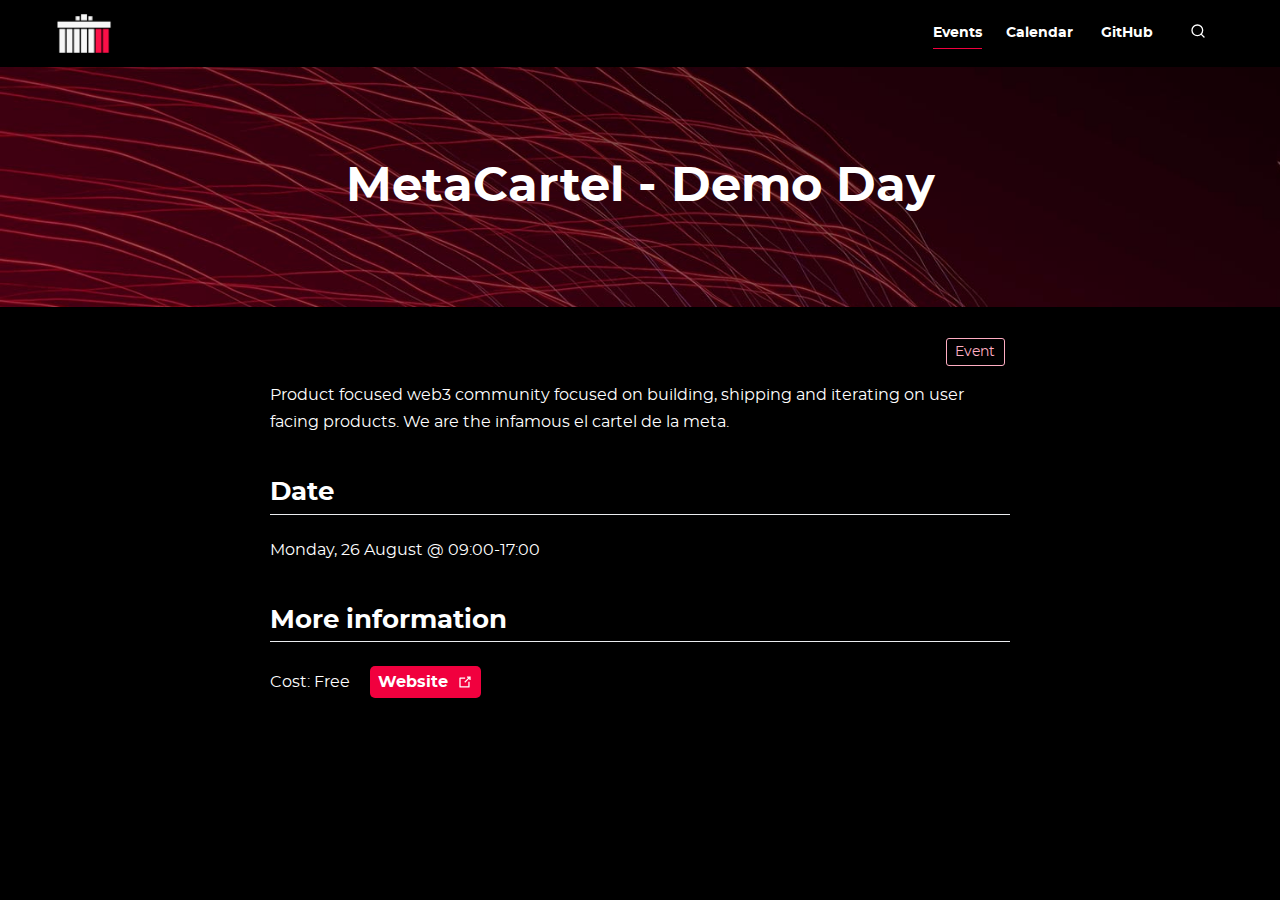
<file: events/metacartel-demoday/index.html>
<!DOCTYPE html>
<html lang="en-US">
  <head>
    <meta charset="utf-8">
    <meta name="viewport" content="width=device-width,initial-scale=1">
    <title>MetaCartel - Demo Day | Berlin Blockchain Week</title>
    <meta name="description" content="A demo day for projects part of the MetaCartel">
    <link rel="manifest" href="/manifest.json">
  <link rel="icon" href="/logo.png">
  <meta name="viewport" content="width=device-width,initial-scale=1,user-scalable=no">
    
    <link rel="preload" href="/assets/css/0.styles.3ee1baf5.css" as="style"><link rel="preload" href="/assets/js/app.54265427.js" as="script"><link rel="preload" href="/assets/js/18.25cba572.js" as="script"><link rel="preload" href="/assets/js/2.e9b0f3bf.js" as="script"><link rel="preload" href="/assets/js/9.ae0c4d53.js" as="script"><link rel="preload" href="/assets/js/8.691dc682.js" as="script"><link rel="prefetch" href="/assets/js/10.298198f6.js"><link rel="prefetch" href="/assets/js/11.dc9572ed.js"><link rel="prefetch" href="/assets/js/12.7bb6e549.js"><link rel="prefetch" href="/assets/js/13.a647324c.js"><link rel="prefetch" href="/assets/js/14.c3e7c8de.js"><link rel="prefetch" href="/assets/js/15.177b44ca.js"><link rel="prefetch" href="/assets/js/16.4e5e70d0.js"><link rel="prefetch" href="/assets/js/17.77f70a22.js"><link rel="prefetch" href="/assets/js/19.36049290.js"><link rel="prefetch" href="/assets/js/20.77049573.js"><link rel="prefetch" href="/assets/js/21.fa74fe1b.js"><link rel="prefetch" href="/assets/js/3.8505aa10.js"><link rel="prefetch" href="/assets/js/4.5ee1c4c6.js"><link rel="prefetch" href="/assets/js/5.474ff84e.js"><link rel="prefetch" href="/assets/js/6.17a92bbf.js"><link rel="prefetch" href="/assets/js/7.0a4d0f56.js">
    <link rel="stylesheet" href="/assets/css/0.styles.3ee1baf5.css">
  </head>
  <body>
    <div id="app" data-server-rendered="true"><div class="theme-container no-sidebar"><header class="navbar"><a href="/" class="home-link router-link-active"><img src="[data-uri]" alt="Logo" class="logo"></a> <div class="links"><nav class="nav-links can-hide"><div class="nav-item"><a href="/events/" class="nav-link router-link-active">Events</a></div><div class="nav-item"><a href="/calendar/" class="nav-link">Calendar</a></div> <a href="https://github.com/HeyChristopher/berlinblockchainweek" target="_blank" rel="noopener noreferrer" class="repo-link">
    GitHub
    </a></nav> <div class="search-box"><input aria-label="Search" autocomplete="off" spellcheck="false" value=""> <!----></div></div> <div class="sidebar-button"><svg xmlns="http://www.w3.org/2000/svg" aria-hidden="true" role="img" viewBox="0 0 448 512" class="icon"><path fill="currentColor" d="M436 124H12c-6.627 0-12-5.373-12-12V80c0-6.627 5.373-12 12-12h424c6.627 0 12 5.373 12 12v32c0 6.627-5.373 12-12 12zm0 160H12c-6.627 0-12-5.373-12-12v-32c0-6.627 5.373-12 12-12h424c6.627 0 12 5.373 12 12v32c0 6.627-5.373 12-12 12zm0 160H12c-6.627 0-12-5.373-12-12v-32c0-6.627 5.373-12 12-12h424c6.627 0 12 5.373 12 12v32c0 6.627-5.373 12-12 12z"></path></svg></div></header> <div class="sidebar-mask"></div> <div class="sidebar"><nav class="nav-links"><div class="nav-item"><a href="/events/" class="nav-link router-link-active">Events</a></div><div class="nav-item"><a href="/calendar/" class="nav-link">Calendar</a></div> <a href="https://github.com/HeyChristopher/berlinblockchainweek" target="_blank" rel="noopener noreferrer" class="repo-link">
    GitHub
    </a></nav>  <!----> </div> <div class="page"><div class="content"><div data-v-d0a14d5e><div class="hero" data-v-d0a14d5e><h1>MetaCartel - Demo Day</h1> <!----></div> <div class="category" data-v-d0a14d5e><span class="badge tip top" data-v-d0a14d5e data-v-099ab69c>Event</span></div> <div class="synopsis--content" data-v-d0a14d5e><p><span>Product focused web3 community focused on building, shipping and iterating on user facing products. We are the infamous el cartel de la meta.</span></p></div> <!----> <div data-v-d0a14d5e><h2 data-v-d0a14d5e>Date</h2> <p class="datetime" data-v-d0a14d5e>
  Monday, 26 August @ 09:00-17:00
  </p></div> <!----> <div data-v-d0a14d5e><h2 data-v-d0a14d5e>More information</h2> <div class="ticket--container" data-v-d0a14d5e><span class="ticket--price">
    Cost: Free
  </span> <span class="button"><a href="https://twitter.com/meta_cartel" target="_blank" rel="noopener noreferrer">
  Website
  <!----> <svg xmlns="http://www.w3.org/2000/svg" aria-hidden="true" x="0px" y="0px" viewBox="0 0 100 100" width="15" height="15" class="icon outbound"><path fill="currentColor" d="M18.8,85.1h56l0,0c2.2,0,4-1.8,4-4v-32h-8v28h-48v-48h28v-8h-32l0,0c-2.2,0-4,1.8-4,4v56C14.8,83.3,16.6,85.1,18.8,85.1z"></path> <polygon fill="currentColor" points="45.7,48.7 51.3,54.3 77.2,28.5 77.2,37.2 85.2,37.2 85.2,14.9 62.8,14.9 62.8,22.9 71.5,22.9"></polygon></svg></a></span></div></div></div></div> <div class="page-edit"><!----> <!----></div> <!----> </div></div></div>
    <script src="/assets/js/app.54265427.js" defer></script><script src="/assets/js/18.25cba572.js" defer></script><script src="/assets/js/2.e9b0f3bf.js" defer></script><script src="/assets/js/9.ae0c4d53.js" defer></script><script src="/assets/js/8.691dc682.js" defer></script>
  </body>
</html>
</file>
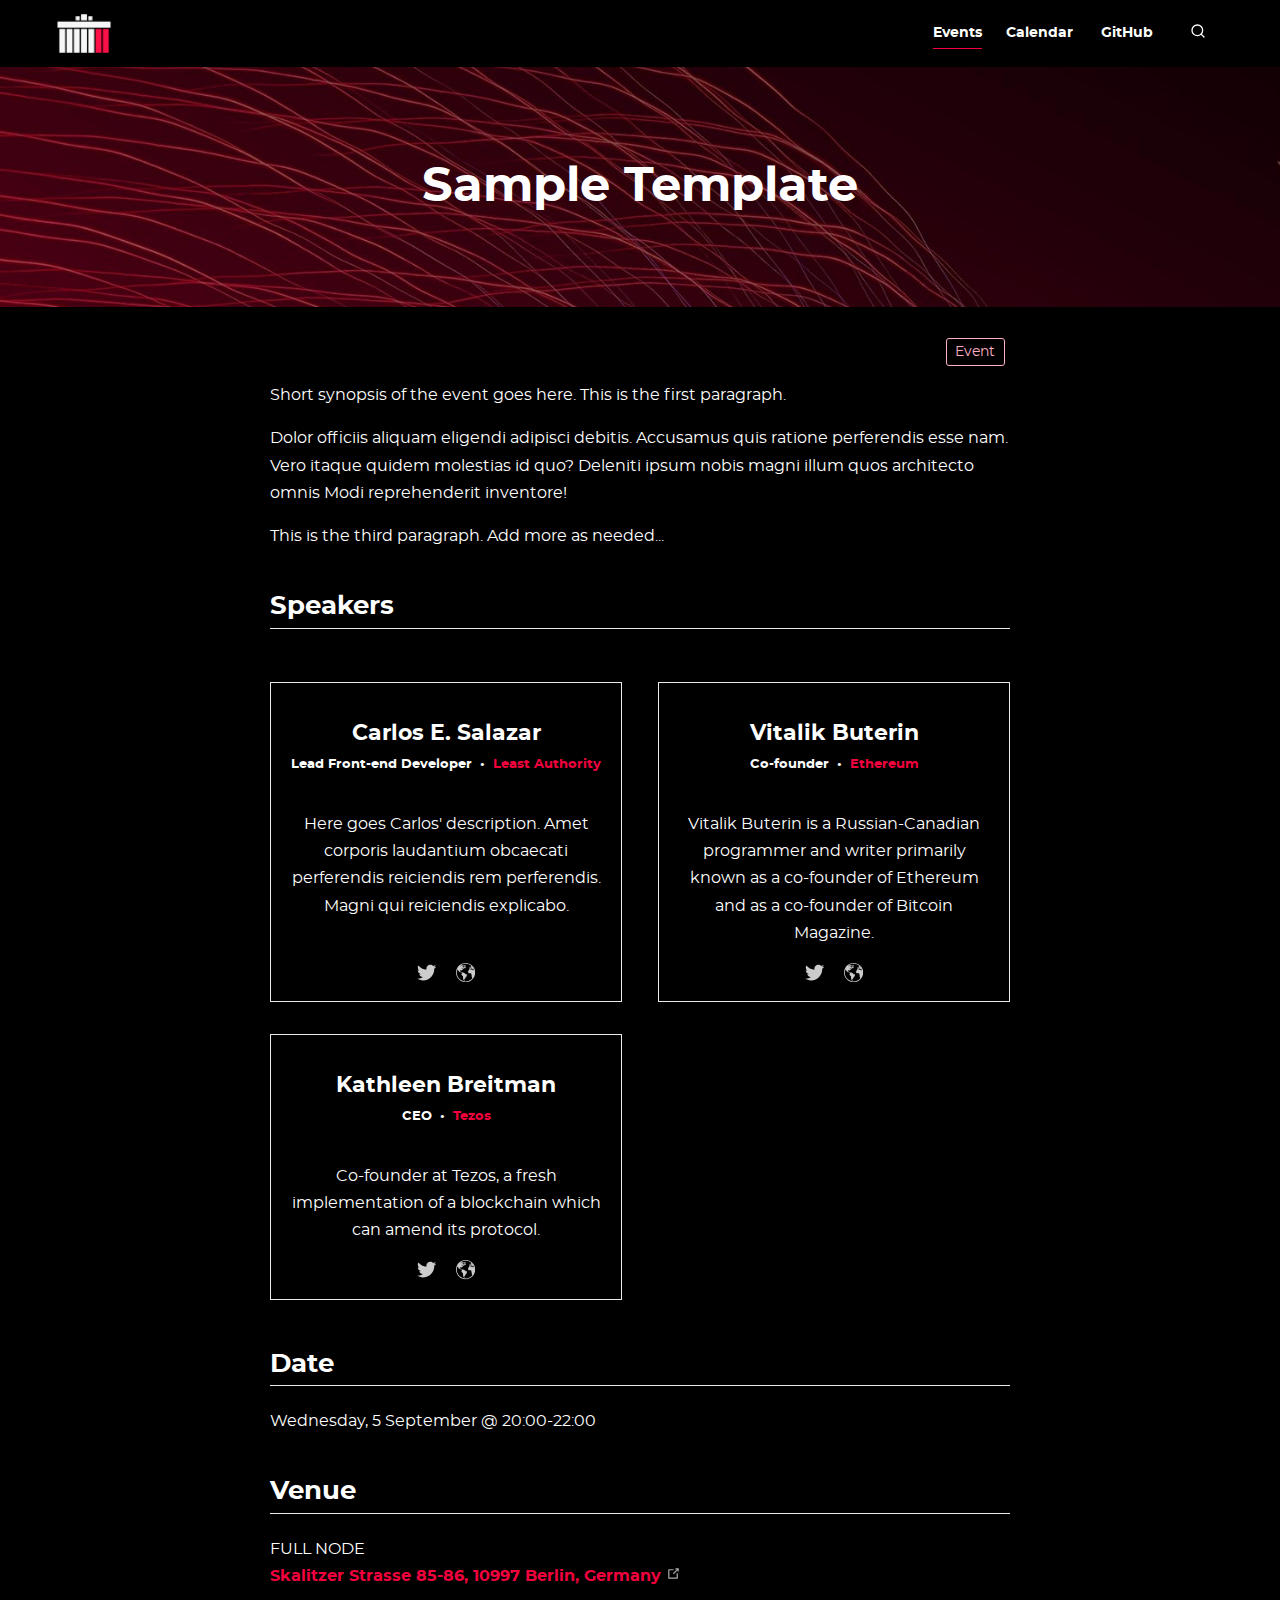
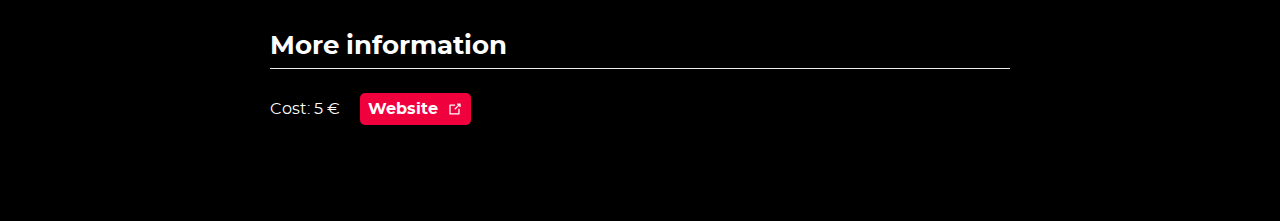
<file: events/template/index.html>
<!DOCTYPE html>
<html lang="en-US">
  <head>
    <meta charset="utf-8">
    <meta name="viewport" content="width=device-width,initial-scale=1">
    <title>Sample Template | Berlin Blockchain Week</title>
    <meta name="description" content="This is a talk about blockchain. This field is indexed by search engines and used to show a description on /events.">
    <link rel="manifest" href="/manifest.json">
  <link rel="icon" href="/logo.png">
  <meta name="viewport" content="width=device-width,initial-scale=1,user-scalable=no">
    
    <link rel="preload" href="/assets/css/0.styles.3ee1baf5.css" as="style"><link rel="preload" href="/assets/js/app.54265427.js" as="script"><link rel="preload" href="/assets/js/19.36049290.js" as="script"><link rel="preload" href="/assets/js/2.e9b0f3bf.js" as="script"><link rel="preload" href="/assets/js/9.ae0c4d53.js" as="script"><link rel="preload" href="/assets/js/8.691dc682.js" as="script"><link rel="prefetch" href="/assets/js/10.298198f6.js"><link rel="prefetch" href="/assets/js/11.dc9572ed.js"><link rel="prefetch" href="/assets/js/12.7bb6e549.js"><link rel="prefetch" href="/assets/js/13.a647324c.js"><link rel="prefetch" href="/assets/js/14.c3e7c8de.js"><link rel="prefetch" href="/assets/js/15.177b44ca.js"><link rel="prefetch" href="/assets/js/16.4e5e70d0.js"><link rel="prefetch" href="/assets/js/17.77f70a22.js"><link rel="prefetch" href="/assets/js/18.25cba572.js"><link rel="prefetch" href="/assets/js/20.77049573.js"><link rel="prefetch" href="/assets/js/21.fa74fe1b.js"><link rel="prefetch" href="/assets/js/3.8505aa10.js"><link rel="prefetch" href="/assets/js/4.5ee1c4c6.js"><link rel="prefetch" href="/assets/js/5.474ff84e.js"><link rel="prefetch" href="/assets/js/6.17a92bbf.js"><link rel="prefetch" href="/assets/js/7.0a4d0f56.js">
    <link rel="stylesheet" href="/assets/css/0.styles.3ee1baf5.css">
  </head>
  <body>
    <div id="app" data-server-rendered="true"><div class="theme-container no-sidebar"><header class="navbar"><a href="/" class="home-link router-link-active"><img src="[data-uri]" alt="Logo" class="logo"></a> <div class="links"><nav class="nav-links can-hide"><div class="nav-item"><a href="/events/" class="nav-link router-link-active">Events</a></div><div class="nav-item"><a href="/calendar/" class="nav-link">Calendar</a></div> <a href="https://github.com/HeyChristopher/berlinblockchainweek" target="_blank" rel="noopener noreferrer" class="repo-link">
    GitHub
    </a></nav> <div class="search-box"><input aria-label="Search" autocomplete="off" spellcheck="false" value=""> <!----></div></div> <div class="sidebar-button"><svg xmlns="http://www.w3.org/2000/svg" aria-hidden="true" role="img" viewBox="0 0 448 512" class="icon"><path fill="currentColor" d="M436 124H12c-6.627 0-12-5.373-12-12V80c0-6.627 5.373-12 12-12h424c6.627 0 12 5.373 12 12v32c0 6.627-5.373 12-12 12zm0 160H12c-6.627 0-12-5.373-12-12v-32c0-6.627 5.373-12 12-12h424c6.627 0 12 5.373 12 12v32c0 6.627-5.373 12-12 12zm0 160H12c-6.627 0-12-5.373-12-12v-32c0-6.627 5.373-12 12-12h424c6.627 0 12 5.373 12 12v32c0 6.627-5.373 12-12 12z"></path></svg></div></header> <div class="sidebar-mask"></div> <div class="sidebar"><nav class="nav-links"><div class="nav-item"><a href="/events/" class="nav-link router-link-active">Events</a></div><div class="nav-item"><a href="/calendar/" class="nav-link">Calendar</a></div> <a href="https://github.com/HeyChristopher/berlinblockchainweek" target="_blank" rel="noopener noreferrer" class="repo-link">
    GitHub
    </a></nav>  <!----> </div> <div class="page"><div class="content"><div data-v-d0a14d5e><div class="hero" data-v-d0a14d5e><h1>Sample Template</h1> <!----></div> <div class="category" data-v-d0a14d5e><span class="badge tip top" data-v-d0a14d5e data-v-099ab69c>Event</span></div> <div class="synopsis--content" data-v-d0a14d5e><p><span>Short synopsis of the event goes here. This is the first paragraph.</span></p><p><span>Dolor officiis aliquam eligendi adipisci debitis. Accusamus quis ratione perferendis esse nam. Vero itaque quidem molestias id quo? Deleniti ipsum nobis magni illum quos architecto omnis Modi reprehenderit inventore!</span></p><p><span>This is the third paragraph. Add more as needed...</span></p></div> <div data-v-d0a14d5e><h2 data-v-d0a14d5e>Speakers</h2> <div class="speakers--container" data-v-d0a14d5e><div><h3>Carlos E. Salazar</h3> <h5>
      Lead Front-end Developer

       <span><span>
           • 
        </span> <a href="https://leastauthority.com" target="_blank" rel="noopener noreferrer">
  Least Authority
  <!----> <!----></a></span></h5> <p>
      Here goes Carlos' description. Amet corporis laudantium obcaecati perferendis reiciendis rem perferendis. Magni qui reiciendis explicabo.
    </p> <div><a href="https://twitter.com/cesalazar" title="@cesalazar" target="_blank" rel="noopener noreferrer">
  
  <svg enable-background="new 0 0 612 612" viewBox="0 0 612 612" xmlns="http://www.w3.org/2000/svg"><path d="m612 116.258c-22.525 9.981-46.694 16.75-72.088 19.772 25.929-15.527 45.777-40.155 55.184-69.411-24.322 14.379-51.169 24.82-79.775 30.48-22.907-24.437-55.49-39.658-91.63-39.658-69.334 0-125.551 56.217-125.551 125.513 0 9.828 1.109 19.427 3.251 28.606-104.326-5.24-196.835-55.223-258.75-131.174-10.823 18.51-16.98 40.078-16.98 63.101 0 43.559 22.181 81.993 55.835 104.479-20.575-.688-39.926-6.348-56.867-15.756v1.568c0 60.806 43.291 111.554 100.693 123.104-10.517 2.83-21.607 4.398-33.08 4.398-8.107 0-15.947-.803-23.634-2.333 15.985 49.907 62.336 86.199 117.253 87.194-42.947 33.654-97.099 53.655-155.916 53.655-10.134 0-20.116-.612-29.944-1.721 55.567 35.681 121.536 56.485 192.438 56.485 230.948 0 357.188-191.291 357.188-357.188l-.421-16.253c24.666-17.593 46.005-39.697 62.794-64.861z"></path></svg> <!----></a> <span>
         
      </span> <a href="https://cesalazar.com" title="https://cesalazar.com" target="_blank" rel="noopener noreferrer">
  
  <svg enable-background="new 0 0 48.625 48.625" height="48.625" viewBox="0 0 48.625 48.625" width="48.625" xmlns="http://www.w3.org/2000/svg"><path d="m35.432 10.815.047.361-.541.112-.072.769h.648l.862-.083.445-.529-.473-.184-.259-.298-.389-.63-.186-.891-.731.149-.205.314v.354l.352.241z"></path><path d="m34.809 11.111.039-.482-.429-.185-.6.139-.445.714v.463h.519z"></path><path d="m22.459 13.158-.132.34h-.639v.33h.152s.009.07.022.162l.392-.033.245-.152.064-.307.317-.027.125-.258-.291-.06z"></path><path d="m20.812 13.757-.025.323.463-.039.048-.324-.278-.219z"></path><path d="m48.619 24.061c-.007-.711-.043-1.417-.11-2.112-.225-2.317-.779-4.538-1.609-6.62-.062-.155-.119-.312-.185-.465-1.106-2.613-2.659-4.992-4.56-7.045-.125-.134-.252-.266-.379-.396-.359-.373-.728-.737-1.11-1.086-4.322-3.935-10.062-6.337-16.354-6.337-6.345 0-12.126 2.445-16.46 6.44-1.01.931-1.938 1.947-2.78 3.035-3.176 4.108-5.072 9.254-5.072 14.837 0 13.407 10.907 24.313 24.313 24.313 9.43 0 17.617-5.4 21.647-13.268.862-1.682 1.533-3.475 1.985-5.354.115-.477.214-.956.3-1.441.245-1.381.379-2.801.379-4.25.001-.084-.004-.167-.005-.251zm-4.576-9.717.141-.158c.185.359.358.724.523 1.094l-.23-.009-.434.06zm-3.513-4.242.004-1.086c.382.405.75.822 1.102 1.254l-.438.652-1.531-.014-.096-.319zm-29.328-2.699v-.041h.487l.042-.167h.797v.348l-.229.306h-1.098zm.778 1.085s.487-.083.529-.083 0 .486 0 .486l-1.098.069-.209-.25zm33.612 9.651h-1.779l-1.084-.807-1.141.111v.696h-.361l-.39-.278-1.976-.501v-1.28l-2.504.195-.776.417h-.994l-.487-.049-1.207.67v1.261l-2.467 1.78.205.76h.5l-.131.724-.352.129-.019 1.892 2.132 2.428h.928l.056-.148h1.668l.481-.445h.946l.519.52 1.41.146-.187 1.875 1.565 2.763-.824 1.575.056.742.649.647v1.784l.852 1.146v1.482h.736c-4.096 5.029-10.33 8.25-17.305 8.25-12.302.001-22.311-10.009-22.311-22.312 0-3.097.636-6.049 1.781-8.732v-.696l.798-.969c.277-.523.574-1.033.891-1.53l.036.405-.926 1.125c-.287.542-.555 1.096-.798 1.665v1.27l.927.446v1.765l.889 1.517.723.111.093-.52-.853-1.316-.167-1.279h.5l.211 1.316 1.233 1.799-.318.581.784 1.199 1.947.482v-.315l.779.111-.074.556.612.112.945.258 1.335 1.521 1.705.129.167 1.391-1.167.816-.055 1.242-.167.76 1.688 2.113.129.724s.612.166.687.166c.074 0 1.372.983 1.372.983v3.819l.463.13-.315 1.762.779 1.039-.144 1.746 1.029 1.809 1.321 1.154 1.328.024.13-.427-.976-.822.056-.408.175-.5.037-.51-.66-.02-.333-.418.548-.527.074-.398-.612-.175.036-.37.872-.132 1.326-.637.445-.816 1.391-1.78-.316-1.392.427-.741 1.279.039.861-.682.278-2.686.955-1.213.167-.779-.871-.279-.575-.943-1.965-.02-1.558-.594-.074-1.111-.52-.909-1.409-.021-.814-1.278-.723-.353-.037.39-1.316.078-.482-.671-1.373-.279-1.131 1.307-1.78-.302-.129-2.006-1.299-.222.521-.984-.149-.565-1.707 1.141-1.074-.131-.383-.839.234-.865.592-1.091 1.363-.69 2.632-.001-.007.803.946.44-.075-1.372.682-.686 1.376-.904.094-.636 1.372-1.428 1.459-.808-.129-.106.988-.93.362.096.166.208.375-.416.092-.041-.411-.058-.417-.139v-.4l.221-.181h.487l.223.098.193.39.236-.036v-.034l.068.023.684-.105.097-.334.39.098v.362l-.362.249h.001l.053.397 1.239.382s.001.005.003.015l.285-.024.019-.537-.982-.447-.056-.258.815-.278.036-.78-.852-.519-.056-1.315-1.168.574h-.426l.112-1.001-1.59-.375-.658.497v1.516l-1.183.375-.474.988-.514.083v-1.264l-1.112-.154-.556-.362-.224-.819 1.989-1.164.973-.296.098.654.542-.028.042-.329.567-.081.01-.115-.244-.101-.056-.348.697-.059.421-.438.023-.032.005.002.128-.132 1.465-.185.648.55-1.699.905 2.162.51.28-.723h.945l.334-.63-.668-.167v-.797l-2.095-.928-1.446.167-.816.427.056 1.038-.853-.13-.131-.574.817-.742-1.483-.074-.426.129-.185.5.556.094-.111.556-.945.056-.148.37-1.371.038s-.038-.778-.093-.778 1.075-.019 1.075-.019l.817-.798-.446-.223-.593.576-.984-.056-.593-.816h-1.261l-1.316.983h1.206l.11.353-.313.291 1.335.037.204.482-1.503-.056-.073-.371-.945-.204-.501-.278-1.125.009c3.683-2.683 8.212-4.271 13.107-4.271 5.642 0 10.797 2.109 14.73 5.574l-.265.474-1.029.403-.434.471.1.549.531.074.32.8.916-.369.151 1.07h-.276l-.752-.111-.834.14-.807 1.14-1.154.181-.167.988.487.115-.141.635-1.146-.23-1.051.23-.223.585.182 1.228.617.289 1.035-.006.699-.063.213-.556 1.092-1.419.719.147.708-.64.132.5 1.742 1.175-.213.286-.785-.042.302.428.483.106.566-.236-.012-.682.251-.126-.202-.214-1.162-.648-.306-.861h.966l.309.306.832.717.035.867.862.918.321-1.258.597-.326.112 1.029.583.64 1.163-.02c.225.579.427 1.168.604 1.769zm-32.331-7.093.584-.278.528.126-.182.709-.57.181zm3.099 1.669v.459h-1.334l-.5-.139.125-.32.641-.265h.876v.265zm.614.64v.445l-.334.215-.416.077s0-.667 0-.737zm-.376-.181v-.529l.459.418zm.209 1.07v.433l-.319.32h-.709l.111-.486.335-.029.069-.167zm-1.766-.889h.737l-.945 1.321-.39-.209.084-.556zm3.018.737v.432h-.709l-.194-.28v-.402h.056zm-.655-.594.202-.212.341.212-.273.225zm28.55 5.767.07-.082c.029.126.06.252.088.38z"></path><path d="m3.782 14.884v.696c.243-.568.511-1.122.798-1.665z"></path></svg> <!----></a></div></div><div><h3>Vitalik Buterin</h3> <h5>
      Co-founder

       <span><span>
           • 
        </span> <a href="https://ethereum.org/" target="_blank" rel="noopener noreferrer">
  Ethereum
  <!----> <!----></a></span></h5> <p>
      Vitalik Buterin is a Russian-Canadian programmer and writer primarily known as a co-founder of Ethereum and as a co-founder of Bitcoin Magazine.
    </p> <div><a href="https://twitter.com/VitalikButerin" title="@VitalikButerin" target="_blank" rel="noopener noreferrer">
  
  <svg enable-background="new 0 0 612 612" viewBox="0 0 612 612" xmlns="http://www.w3.org/2000/svg"><path d="m612 116.258c-22.525 9.981-46.694 16.75-72.088 19.772 25.929-15.527 45.777-40.155 55.184-69.411-24.322 14.379-51.169 24.82-79.775 30.48-22.907-24.437-55.49-39.658-91.63-39.658-69.334 0-125.551 56.217-125.551 125.513 0 9.828 1.109 19.427 3.251 28.606-104.326-5.24-196.835-55.223-258.75-131.174-10.823 18.51-16.98 40.078-16.98 63.101 0 43.559 22.181 81.993 55.835 104.479-20.575-.688-39.926-6.348-56.867-15.756v1.568c0 60.806 43.291 111.554 100.693 123.104-10.517 2.83-21.607 4.398-33.08 4.398-8.107 0-15.947-.803-23.634-2.333 15.985 49.907 62.336 86.199 117.253 87.194-42.947 33.654-97.099 53.655-155.916 53.655-10.134 0-20.116-.612-29.944-1.721 55.567 35.681 121.536 56.485 192.438 56.485 230.948 0 357.188-191.291 357.188-357.188l-.421-16.253c24.666-17.593 46.005-39.697 62.794-64.861z"></path></svg> <!----></a> <span>
         
      </span> <a href="https://vitalik.ca" title="https://vitalik.ca" target="_blank" rel="noopener noreferrer">
  
  <svg enable-background="new 0 0 48.625 48.625" height="48.625" viewBox="0 0 48.625 48.625" width="48.625" xmlns="http://www.w3.org/2000/svg"><path d="m35.432 10.815.047.361-.541.112-.072.769h.648l.862-.083.445-.529-.473-.184-.259-.298-.389-.63-.186-.891-.731.149-.205.314v.354l.352.241z"></path><path d="m34.809 11.111.039-.482-.429-.185-.6.139-.445.714v.463h.519z"></path><path d="m22.459 13.158-.132.34h-.639v.33h.152s.009.07.022.162l.392-.033.245-.152.064-.307.317-.027.125-.258-.291-.06z"></path><path d="m20.812 13.757-.025.323.463-.039.048-.324-.278-.219z"></path><path d="m48.619 24.061c-.007-.711-.043-1.417-.11-2.112-.225-2.317-.779-4.538-1.609-6.62-.062-.155-.119-.312-.185-.465-1.106-2.613-2.659-4.992-4.56-7.045-.125-.134-.252-.266-.379-.396-.359-.373-.728-.737-1.11-1.086-4.322-3.935-10.062-6.337-16.354-6.337-6.345 0-12.126 2.445-16.46 6.44-1.01.931-1.938 1.947-2.78 3.035-3.176 4.108-5.072 9.254-5.072 14.837 0 13.407 10.907 24.313 24.313 24.313 9.43 0 17.617-5.4 21.647-13.268.862-1.682 1.533-3.475 1.985-5.354.115-.477.214-.956.3-1.441.245-1.381.379-2.801.379-4.25.001-.084-.004-.167-.005-.251zm-4.576-9.717.141-.158c.185.359.358.724.523 1.094l-.23-.009-.434.06zm-3.513-4.242.004-1.086c.382.405.75.822 1.102 1.254l-.438.652-1.531-.014-.096-.319zm-29.328-2.699v-.041h.487l.042-.167h.797v.348l-.229.306h-1.098zm.778 1.085s.487-.083.529-.083 0 .486 0 .486l-1.098.069-.209-.25zm33.612 9.651h-1.779l-1.084-.807-1.141.111v.696h-.361l-.39-.278-1.976-.501v-1.28l-2.504.195-.776.417h-.994l-.487-.049-1.207.67v1.261l-2.467 1.78.205.76h.5l-.131.724-.352.129-.019 1.892 2.132 2.428h.928l.056-.148h1.668l.481-.445h.946l.519.52 1.41.146-.187 1.875 1.565 2.763-.824 1.575.056.742.649.647v1.784l.852 1.146v1.482h.736c-4.096 5.029-10.33 8.25-17.305 8.25-12.302.001-22.311-10.009-22.311-22.312 0-3.097.636-6.049 1.781-8.732v-.696l.798-.969c.277-.523.574-1.033.891-1.53l.036.405-.926 1.125c-.287.542-.555 1.096-.798 1.665v1.27l.927.446v1.765l.889 1.517.723.111.093-.52-.853-1.316-.167-1.279h.5l.211 1.316 1.233 1.799-.318.581.784 1.199 1.947.482v-.315l.779.111-.074.556.612.112.945.258 1.335 1.521 1.705.129.167 1.391-1.167.816-.055 1.242-.167.76 1.688 2.113.129.724s.612.166.687.166c.074 0 1.372.983 1.372.983v3.819l.463.13-.315 1.762.779 1.039-.144 1.746 1.029 1.809 1.321 1.154 1.328.024.13-.427-.976-.822.056-.408.175-.5.037-.51-.66-.02-.333-.418.548-.527.074-.398-.612-.175.036-.37.872-.132 1.326-.637.445-.816 1.391-1.78-.316-1.392.427-.741 1.279.039.861-.682.278-2.686.955-1.213.167-.779-.871-.279-.575-.943-1.965-.02-1.558-.594-.074-1.111-.52-.909-1.409-.021-.814-1.278-.723-.353-.037.39-1.316.078-.482-.671-1.373-.279-1.131 1.307-1.78-.302-.129-2.006-1.299-.222.521-.984-.149-.565-1.707 1.141-1.074-.131-.383-.839.234-.865.592-1.091 1.363-.69 2.632-.001-.007.803.946.44-.075-1.372.682-.686 1.376-.904.094-.636 1.372-1.428 1.459-.808-.129-.106.988-.93.362.096.166.208.375-.416.092-.041-.411-.058-.417-.139v-.4l.221-.181h.487l.223.098.193.39.236-.036v-.034l.068.023.684-.105.097-.334.39.098v.362l-.362.249h.001l.053.397 1.239.382s.001.005.003.015l.285-.024.019-.537-.982-.447-.056-.258.815-.278.036-.78-.852-.519-.056-1.315-1.168.574h-.426l.112-1.001-1.59-.375-.658.497v1.516l-1.183.375-.474.988-.514.083v-1.264l-1.112-.154-.556-.362-.224-.819 1.989-1.164.973-.296.098.654.542-.028.042-.329.567-.081.01-.115-.244-.101-.056-.348.697-.059.421-.438.023-.032.005.002.128-.132 1.465-.185.648.55-1.699.905 2.162.51.28-.723h.945l.334-.63-.668-.167v-.797l-2.095-.928-1.446.167-.816.427.056 1.038-.853-.13-.131-.574.817-.742-1.483-.074-.426.129-.185.5.556.094-.111.556-.945.056-.148.37-1.371.038s-.038-.778-.093-.778 1.075-.019 1.075-.019l.817-.798-.446-.223-.593.576-.984-.056-.593-.816h-1.261l-1.316.983h1.206l.11.353-.313.291 1.335.037.204.482-1.503-.056-.073-.371-.945-.204-.501-.278-1.125.009c3.683-2.683 8.212-4.271 13.107-4.271 5.642 0 10.797 2.109 14.73 5.574l-.265.474-1.029.403-.434.471.1.549.531.074.32.8.916-.369.151 1.07h-.276l-.752-.111-.834.14-.807 1.14-1.154.181-.167.988.487.115-.141.635-1.146-.23-1.051.23-.223.585.182 1.228.617.289 1.035-.006.699-.063.213-.556 1.092-1.419.719.147.708-.64.132.5 1.742 1.175-.213.286-.785-.042.302.428.483.106.566-.236-.012-.682.251-.126-.202-.214-1.162-.648-.306-.861h.966l.309.306.832.717.035.867.862.918.321-1.258.597-.326.112 1.029.583.64 1.163-.02c.225.579.427 1.168.604 1.769zm-32.331-7.093.584-.278.528.126-.182.709-.57.181zm3.099 1.669v.459h-1.334l-.5-.139.125-.32.641-.265h.876v.265zm.614.64v.445l-.334.215-.416.077s0-.667 0-.737zm-.376-.181v-.529l.459.418zm.209 1.07v.433l-.319.32h-.709l.111-.486.335-.029.069-.167zm-1.766-.889h.737l-.945 1.321-.39-.209.084-.556zm3.018.737v.432h-.709l-.194-.28v-.402h.056zm-.655-.594.202-.212.341.212-.273.225zm28.55 5.767.07-.082c.029.126.06.252.088.38z"></path><path d="m3.782 14.884v.696c.243-.568.511-1.122.798-1.665z"></path></svg> <!----></a></div></div><div><h3>Kathleen Breitman</h3> <h5>
      CEO

       <span><span>
           • 
        </span> <a href="https://tezos.com/" target="_blank" rel="noopener noreferrer">
  Tezos
  <!----> <!----></a></span></h5> <p>
      Co-founder at Tezos, a fresh implementation of a blockchain which can amend its protocol.
    </p> <div><a href="https://twitter.com/breitwoman" title="@breitwoman" target="_blank" rel="noopener noreferrer">
  
  <svg enable-background="new 0 0 612 612" viewBox="0 0 612 612" xmlns="http://www.w3.org/2000/svg"><path d="m612 116.258c-22.525 9.981-46.694 16.75-72.088 19.772 25.929-15.527 45.777-40.155 55.184-69.411-24.322 14.379-51.169 24.82-79.775 30.48-22.907-24.437-55.49-39.658-91.63-39.658-69.334 0-125.551 56.217-125.551 125.513 0 9.828 1.109 19.427 3.251 28.606-104.326-5.24-196.835-55.223-258.75-131.174-10.823 18.51-16.98 40.078-16.98 63.101 0 43.559 22.181 81.993 55.835 104.479-20.575-.688-39.926-6.348-56.867-15.756v1.568c0 60.806 43.291 111.554 100.693 123.104-10.517 2.83-21.607 4.398-33.08 4.398-8.107 0-15.947-.803-23.634-2.333 15.985 49.907 62.336 86.199 117.253 87.194-42.947 33.654-97.099 53.655-155.916 53.655-10.134 0-20.116-.612-29.944-1.721 55.567 35.681 121.536 56.485 192.438 56.485 230.948 0 357.188-191.291 357.188-357.188l-.421-16.253c24.666-17.593 46.005-39.697 62.794-64.861z"></path></svg> <!----></a> <span>
         
      </span> <a href="http://kathleenbreitman.com" title="http://kathleenbreitman.com" target="_blank" rel="noopener noreferrer">
  
  <svg enable-background="new 0 0 48.625 48.625" height="48.625" viewBox="0 0 48.625 48.625" width="48.625" xmlns="http://www.w3.org/2000/svg"><path d="m35.432 10.815.047.361-.541.112-.072.769h.648l.862-.083.445-.529-.473-.184-.259-.298-.389-.63-.186-.891-.731.149-.205.314v.354l.352.241z"></path><path d="m34.809 11.111.039-.482-.429-.185-.6.139-.445.714v.463h.519z"></path><path d="m22.459 13.158-.132.34h-.639v.33h.152s.009.07.022.162l.392-.033.245-.152.064-.307.317-.027.125-.258-.291-.06z"></path><path d="m20.812 13.757-.025.323.463-.039.048-.324-.278-.219z"></path><path d="m48.619 24.061c-.007-.711-.043-1.417-.11-2.112-.225-2.317-.779-4.538-1.609-6.62-.062-.155-.119-.312-.185-.465-1.106-2.613-2.659-4.992-4.56-7.045-.125-.134-.252-.266-.379-.396-.359-.373-.728-.737-1.11-1.086-4.322-3.935-10.062-6.337-16.354-6.337-6.345 0-12.126 2.445-16.46 6.44-1.01.931-1.938 1.947-2.78 3.035-3.176 4.108-5.072 9.254-5.072 14.837 0 13.407 10.907 24.313 24.313 24.313 9.43 0 17.617-5.4 21.647-13.268.862-1.682 1.533-3.475 1.985-5.354.115-.477.214-.956.3-1.441.245-1.381.379-2.801.379-4.25.001-.084-.004-.167-.005-.251zm-4.576-9.717.141-.158c.185.359.358.724.523 1.094l-.23-.009-.434.06zm-3.513-4.242.004-1.086c.382.405.75.822 1.102 1.254l-.438.652-1.531-.014-.096-.319zm-29.328-2.699v-.041h.487l.042-.167h.797v.348l-.229.306h-1.098zm.778 1.085s.487-.083.529-.083 0 .486 0 .486l-1.098.069-.209-.25zm33.612 9.651h-1.779l-1.084-.807-1.141.111v.696h-.361l-.39-.278-1.976-.501v-1.28l-2.504.195-.776.417h-.994l-.487-.049-1.207.67v1.261l-2.467 1.78.205.76h.5l-.131.724-.352.129-.019 1.892 2.132 2.428h.928l.056-.148h1.668l.481-.445h.946l.519.52 1.41.146-.187 1.875 1.565 2.763-.824 1.575.056.742.649.647v1.784l.852 1.146v1.482h.736c-4.096 5.029-10.33 8.25-17.305 8.25-12.302.001-22.311-10.009-22.311-22.312 0-3.097.636-6.049 1.781-8.732v-.696l.798-.969c.277-.523.574-1.033.891-1.53l.036.405-.926 1.125c-.287.542-.555 1.096-.798 1.665v1.27l.927.446v1.765l.889 1.517.723.111.093-.52-.853-1.316-.167-1.279h.5l.211 1.316 1.233 1.799-.318.581.784 1.199 1.947.482v-.315l.779.111-.074.556.612.112.945.258 1.335 1.521 1.705.129.167 1.391-1.167.816-.055 1.242-.167.76 1.688 2.113.129.724s.612.166.687.166c.074 0 1.372.983 1.372.983v3.819l.463.13-.315 1.762.779 1.039-.144 1.746 1.029 1.809 1.321 1.154 1.328.024.13-.427-.976-.822.056-.408.175-.5.037-.51-.66-.02-.333-.418.548-.527.074-.398-.612-.175.036-.37.872-.132 1.326-.637.445-.816 1.391-1.78-.316-1.392.427-.741 1.279.039.861-.682.278-2.686.955-1.213.167-.779-.871-.279-.575-.943-1.965-.02-1.558-.594-.074-1.111-.52-.909-1.409-.021-.814-1.278-.723-.353-.037.39-1.316.078-.482-.671-1.373-.279-1.131 1.307-1.78-.302-.129-2.006-1.299-.222.521-.984-.149-.565-1.707 1.141-1.074-.131-.383-.839.234-.865.592-1.091 1.363-.69 2.632-.001-.007.803.946.44-.075-1.372.682-.686 1.376-.904.094-.636 1.372-1.428 1.459-.808-.129-.106.988-.93.362.096.166.208.375-.416.092-.041-.411-.058-.417-.139v-.4l.221-.181h.487l.223.098.193.39.236-.036v-.034l.068.023.684-.105.097-.334.39.098v.362l-.362.249h.001l.053.397 1.239.382s.001.005.003.015l.285-.024.019-.537-.982-.447-.056-.258.815-.278.036-.78-.852-.519-.056-1.315-1.168.574h-.426l.112-1.001-1.59-.375-.658.497v1.516l-1.183.375-.474.988-.514.083v-1.264l-1.112-.154-.556-.362-.224-.819 1.989-1.164.973-.296.098.654.542-.028.042-.329.567-.081.01-.115-.244-.101-.056-.348.697-.059.421-.438.023-.032.005.002.128-.132 1.465-.185.648.55-1.699.905 2.162.51.28-.723h.945l.334-.63-.668-.167v-.797l-2.095-.928-1.446.167-.816.427.056 1.038-.853-.13-.131-.574.817-.742-1.483-.074-.426.129-.185.5.556.094-.111.556-.945.056-.148.37-1.371.038s-.038-.778-.093-.778 1.075-.019 1.075-.019l.817-.798-.446-.223-.593.576-.984-.056-.593-.816h-1.261l-1.316.983h1.206l.11.353-.313.291 1.335.037.204.482-1.503-.056-.073-.371-.945-.204-.501-.278-1.125.009c3.683-2.683 8.212-4.271 13.107-4.271 5.642 0 10.797 2.109 14.73 5.574l-.265.474-1.029.403-.434.471.1.549.531.074.32.8.916-.369.151 1.07h-.276l-.752-.111-.834.14-.807 1.14-1.154.181-.167.988.487.115-.141.635-1.146-.23-1.051.23-.223.585.182 1.228.617.289 1.035-.006.699-.063.213-.556 1.092-1.419.719.147.708-.64.132.5 1.742 1.175-.213.286-.785-.042.302.428.483.106.566-.236-.012-.682.251-.126-.202-.214-1.162-.648-.306-.861h.966l.309.306.832.717.035.867.862.918.321-1.258.597-.326.112 1.029.583.64 1.163-.02c.225.579.427 1.168.604 1.769zm-32.331-7.093.584-.278.528.126-.182.709-.57.181zm3.099 1.669v.459h-1.334l-.5-.139.125-.32.641-.265h.876v.265zm.614.64v.445l-.334.215-.416.077s0-.667 0-.737zm-.376-.181v-.529l.459.418zm.209 1.07v.433l-.319.32h-.709l.111-.486.335-.029.069-.167zm-1.766-.889h.737l-.945 1.321-.39-.209.084-.556zm3.018.737v.432h-.709l-.194-.28v-.402h.056zm-.655-.594.202-.212.341.212-.273.225zm28.55 5.767.07-.082c.029.126.06.252.088.38z"></path><path d="m3.782 14.884v.696c.243-.568.511-1.122.798-1.665z"></path></svg> <!----></a></div></div></div></div> <div data-v-d0a14d5e><h2 data-v-d0a14d5e>Date</h2> <p class="datetime" data-v-d0a14d5e>
  Wednesday, 5 September @ 20:00-22:00
  </p></div> <div data-v-d0a14d5e><h2 data-v-d0a14d5e>Venue</h2> <div data-v-d0a14d5e><p><span>
      FULL NODE<br></span> <a href="https://www.google.com/maps/place/Skalitzer Strasse 85-86, 10997 Berlin, Germany" target="_blank" rel="noopener noreferrer">
  Skalitzer Strasse 85-86, 10997 Berlin, Germany
  <!----> <svg xmlns="http://www.w3.org/2000/svg" aria-hidden="true" x="0px" y="0px" viewBox="0 0 100 100" width="15" height="15" class="icon outbound"><path fill="currentColor" d="M18.8,85.1h56l0,0c2.2,0,4-1.8,4-4v-32h-8v28h-48v-48h28v-8h-32l0,0c-2.2,0-4,1.8-4,4v56C14.8,83.3,16.6,85.1,18.8,85.1z"></path> <polygon fill="currentColor" points="45.7,48.7 51.3,54.3 77.2,28.5 77.2,37.2 85.2,37.2 85.2,14.9 62.8,14.9 62.8,22.9 71.5,22.9"></polygon></svg></a></p></div></div> <div data-v-d0a14d5e><h2 data-v-d0a14d5e>More information</h2> <div class="ticket--container" data-v-d0a14d5e><span class="ticket--price">
    Cost: 5 €
  </span> <span class="button"><a href="https://eventbrite.com/my-event" target="_blank" rel="noopener noreferrer">
  Website
  <!----> <svg xmlns="http://www.w3.org/2000/svg" aria-hidden="true" x="0px" y="0px" viewBox="0 0 100 100" width="15" height="15" class="icon outbound"><path fill="currentColor" d="M18.8,85.1h56l0,0c2.2,0,4-1.8,4-4v-32h-8v28h-48v-48h28v-8h-32l0,0c-2.2,0-4,1.8-4,4v56C14.8,83.3,16.6,85.1,18.8,85.1z"></path> <polygon fill="currentColor" points="45.7,48.7 51.3,54.3 77.2,28.5 77.2,37.2 85.2,37.2 85.2,14.9 62.8,14.9 62.8,22.9 71.5,22.9"></polygon></svg></a></span></div></div></div></div> <div class="page-edit"><!----> <!----></div> <!----> </div></div></div>
    <script src="/assets/js/app.54265427.js" defer></script><script src="/assets/js/19.36049290.js" defer></script><script src="/assets/js/2.e9b0f3bf.js" defer></script><script src="/assets/js/9.ae0c4d53.js" defer></script><script src="/assets/js/8.691dc682.js" defer></script>
  </body>
</html>
</file>
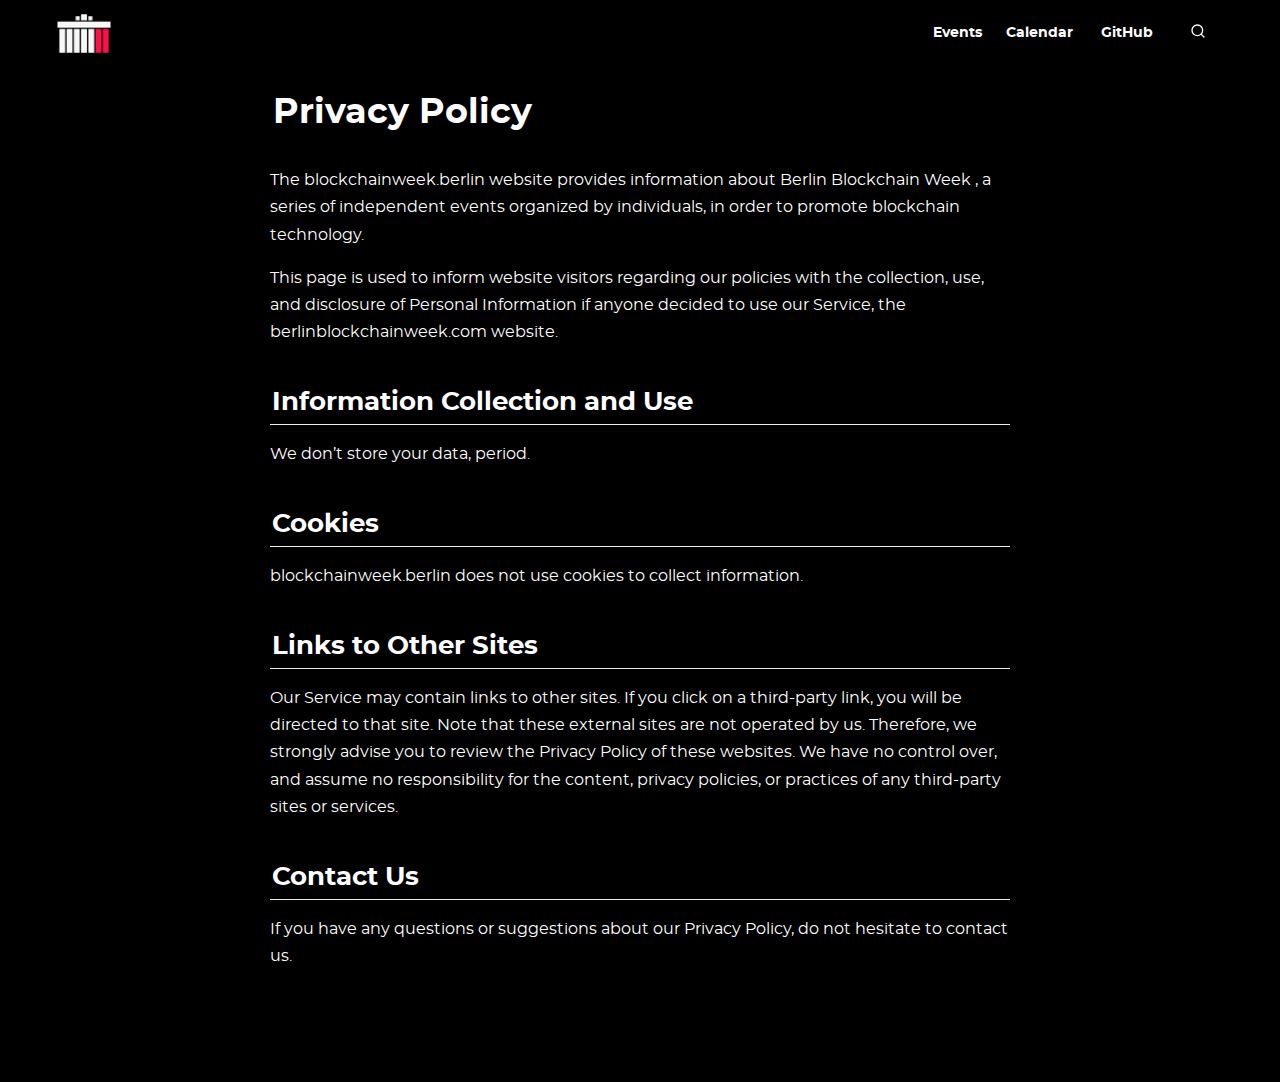
<file: legal/privacy-policy/index.html>
<!DOCTYPE html>
<html lang="en-US">
  <head>
    <meta charset="utf-8">
    <meta name="viewport" content="width=device-width,initial-scale=1">
    <title>Privacy Policy | Berlin Blockchain Week</title>
    <meta name="description" content="">
    <link rel="manifest" href="/manifest.json">
  <link rel="icon" href="/logo.png">
  <meta name="viewport" content="width=device-width,initial-scale=1,user-scalable=no">
    
    <link rel="preload" href="/assets/css/0.styles.3ee1baf5.css" as="style"><link rel="preload" href="/assets/js/app.54265427.js" as="script"><link rel="preload" href="/assets/js/20.77049573.js" as="script"><link rel="prefetch" href="/assets/js/10.298198f6.js"><link rel="prefetch" href="/assets/js/11.dc9572ed.js"><link rel="prefetch" href="/assets/js/12.7bb6e549.js"><link rel="prefetch" href="/assets/js/13.a647324c.js"><link rel="prefetch" href="/assets/js/14.c3e7c8de.js"><link rel="prefetch" href="/assets/js/15.177b44ca.js"><link rel="prefetch" href="/assets/js/16.4e5e70d0.js"><link rel="prefetch" href="/assets/js/17.77f70a22.js"><link rel="prefetch" href="/assets/js/18.25cba572.js"><link rel="prefetch" href="/assets/js/19.36049290.js"><link rel="prefetch" href="/assets/js/2.e9b0f3bf.js"><link rel="prefetch" href="/assets/js/21.fa74fe1b.js"><link rel="prefetch" href="/assets/js/3.8505aa10.js"><link rel="prefetch" href="/assets/js/4.5ee1c4c6.js"><link rel="prefetch" href="/assets/js/5.474ff84e.js"><link rel="prefetch" href="/assets/js/6.17a92bbf.js"><link rel="prefetch" href="/assets/js/7.0a4d0f56.js"><link rel="prefetch" href="/assets/js/8.691dc682.js"><link rel="prefetch" href="/assets/js/9.ae0c4d53.js">
    <link rel="stylesheet" href="/assets/css/0.styles.3ee1baf5.css">
  </head>
  <body>
    <div id="app" data-server-rendered="true"><div class="theme-container no-sidebar"><header class="navbar"><a href="/" class="home-link router-link-active"><img src="[data-uri]" alt="Logo" class="logo"></a> <div class="links"><nav class="nav-links can-hide"><div class="nav-item"><a href="/events/" class="nav-link">Events</a></div><div class="nav-item"><a href="/calendar/" class="nav-link">Calendar</a></div> <a href="https://github.com/HeyChristopher/berlinblockchainweek" target="_blank" rel="noopener noreferrer" class="repo-link">
    GitHub
    </a></nav> <div class="search-box"><input aria-label="Search" autocomplete="off" spellcheck="false" value=""> <!----></div></div> <div class="sidebar-button"><svg xmlns="http://www.w3.org/2000/svg" aria-hidden="true" role="img" viewBox="0 0 448 512" class="icon"><path fill="currentColor" d="M436 124H12c-6.627 0-12-5.373-12-12V80c0-6.627 5.373-12 12-12h424c6.627 0 12 5.373 12 12v32c0 6.627-5.373 12-12 12zm0 160H12c-6.627 0-12-5.373-12-12v-32c0-6.627 5.373-12 12-12h424c6.627 0 12 5.373 12 12v32c0 6.627-5.373 12-12 12zm0 160H12c-6.627 0-12-5.373-12-12v-32c0-6.627 5.373-12 12-12h424c6.627 0 12 5.373 12 12v32c0 6.627-5.373 12-12 12z"></path></svg></div></header> <div class="sidebar-mask"></div> <div class="sidebar"><nav class="nav-links"><div class="nav-item"><a href="/events/" class="nav-link">Events</a></div><div class="nav-item"><a href="/calendar/" class="nav-link">Calendar</a></div> <a href="https://github.com/HeyChristopher/berlinblockchainweek" target="_blank" rel="noopener noreferrer" class="repo-link">
    GitHub
    </a></nav>  <!----> </div> <div class="page"><div class="content"><h1 id="privacy-policy"><a href="#privacy-policy" aria-hidden="true" class="header-anchor">#</a> Privacy Policy</h1> <p>The blockchainweek.berlin website provides information about Berlin Blockchain
Week , a series of independent events organized by individuals, in order to
promote blockchain technology.</p> <p>This page is used to inform website visitors regarding our policies with the
collection, use, and disclosure of Personal Information if anyone decided to
use our Service, the berlinblockchainweek.com website.</p> <h2 id="information-collection-and-use"><a href="#information-collection-and-use" aria-hidden="true" class="header-anchor">#</a> Information Collection and Use</h2> <p>We don’t store your data, period.</p> <h2 id="cookies"><a href="#cookies" aria-hidden="true" class="header-anchor">#</a> Cookies</h2> <p>blockchainweek.berlin does not use cookies to collect information.</p> <h2 id="links-to-other-sites"><a href="#links-to-other-sites" aria-hidden="true" class="header-anchor">#</a> Links to Other Sites</h2> <p>Our Service may contain links to other sites. If you click on a third-party
link, you will be directed to that site. Note that these external sites are
not operated by us. Therefore, we strongly advise you to review the Privacy
Policy of these websites. We have no control over, and assume no
responsibility for the content, privacy policies, or practices of any
third-party sites or services.</p> <h2 id="contact-us"><a href="#contact-us" aria-hidden="true" class="header-anchor">#</a> Contact Us</h2> <p>If you have any questions or suggestions about our Privacy Policy, do not
hesitate to contact us.</p></div> <div class="page-edit"><!----> <!----></div> <!----> </div></div></div>
    <script src="/assets/js/app.54265427.js" defer></script><script src="/assets/js/20.77049573.js" defer></script>
  </body>
</html>
</file>
<file: assets/css/0.styles.3ee1baf5.css>
.home-wrap{padding:4.2rem 2rem 0;max-width:960px;margin:0 auto}.home_main{background:url(/main-bg.jpg);background-attachment:fixed;background-size:cover;background-position:0 100%;background-repeat:no-repeat;color:#fff;padding:200px 0}.home_about{background:#000;color:#fff}.home_about br,.home_about hr{display:none}.home_about .home-wrap{padding:80px 1.5rem}.home_about .home-wrap p{margin:0 0 30px 0;max-width:759px}.home_about-title{font-size:48px;font-weight:300;border-bottom:none;margin:0 0 38px 0}.home_features{background:url(/features-bg.jpg);background-attachment:fixed;background-size:cover;background-position:0 0;background-repeat:no-repeat;color:#fff}.home_features .home-wrap{padding:80px 1.5rem 55px}.home .hero{background:none;text-align:center}.home .hero img{max-height:280px;display:block;margin:3rem auto 1.5rem}.home .hero h1{margin-top:0;font-size:48px}.home .hero .description{margin:15px auto}.home .hero .action{margin:30px auto}.home .hero .description{max-width:35rem;font-size:20px;line-height:1.3;color:#fff}.home .hero .action-button{display:inline-block;font-size:18px;color:#fff;background-color:#000;padding:.8rem 2rem;border-radius:29px;transition:border .2s ease-in-out;border:1px solid #000;box-sizing:border-box}.home .hero .action-button:hover{border:1px solid #f1003e}.home .features{display:flex;flex-wrap:wrap;align-items:flex-start;align-content:stretch;justify-content:space-between}.home .features .title{padding:0;width:100%}.home .features .title h2{border-bottom:0 none;margin:0 0 37px 0;font-size:48px;font-weight:300}.home .feature{flex-grow:1;max-width:48%;box-sizing:border-box;margin:0 0 20px 0}.home .feature h2{font-size:28px;font-weight:400;border-bottom:none;padding-bottom:0}.home .feature h2,.home .feature p{color:#fff;margin:15px 0}.home .footer{padding:.9rem 3.9rem;background:#000;text-align:center;color:#fff;display:flex;justify-content:space-between;align-items:center}.home .footer span a{color:#fff;opacity:.8;transition:color .3s ease-in-out}.home .footer span a:hover{color:#f1003e}.home .footer .action{margin:0;display:inline-block;padding:.8rem 2rem;border-radius:29px;transition:border .2s ease-in-out;border:1px solid #000;box-sizing:border-box;font-size:18px}.home .footer .action:hover{border:1px solid #f1003e}.home .footer .action a{color:#fff}@media (max-width:719px){.home_about .home-wrap{padding:40px 1.5rem}.home_features .home-wrap{padding:40px 1.5rem 20px}.home_main{padding:100px 0}.home .features{flex-direction:column}.home .features .title h2{font-size:34px}.home .feature{max-width:100%}.home .footer{padding:.9rem 1.5rem}.home .footer .action,.home .footer span{font-size:14px}}@media (max-width:419px){.home .hero img{max-height:210px;margin:2rem auto 1.2rem}.home .hero h1{font-size:2rem;margin:0 1.2rem 2rem}.home .hero .action,.home .hero .description{margin:.2rem auto .8rem}.home .hero .description{font-size:1.2rem}.home .hero .action-button{font-size:1rem;padding:.6rem 1.2rem}.home .feature h2{font-size:1.25rem}.home .footer{flex-direction:column}.home .footer span{order:1;margin:20px 0 0 0;font-size:12px}}.hero{width:100%;min-height:15em;position:relative;background:url(/main-bg.jpg);background-attachment:fixed;background-size:cover;background-position:0 0;background-repeat:no-repeat;display:flex;flex-direction:column;align-items:center;justify-content:space-evenly;z-index:1;padding:1.5em 0;box-sizing:border-box}.hero h1{margin:0;padding:0;font-size:48px;max-width:740px;padding:0 1.5rem}.hero .action-button{margin:-2em 0 0;font-size:18px;color:#fff;background-color:#000;padding:.8rem 2rem;border-radius:29px;transition:all .2s ease-in-out;border:1px solid #000;box-sizing:border-box;pointer-events:all}.hero .action-button:hover{color:#fff!important;text-decoration:none!important;border:1px solid #f1003e}@media (max-width:419px){.hero h1{font-size:2rem}.hero .action-button{font-size:1em}}.search-box{display:inline-block;position:relative;margin-right:.5rem}.search-box input{position:relative;top:-2px;width:15px;padding-left:10px;color:transparent;cursor:pointer;outline:none;background:#000 url(/search.svg) no-repeat 8px;border:1px solid #000;padding:9px;border-radius:29px;transition:all .5s;font-size:12px}.search-box input::-webkit-search-cancel-button,.search-box input::-webkit-search-decoration{display:none}.search-box input:focus{width:11em;padding-left:32px;color:#fff;background-color:#000;border-color:#f1003e;cursor:auto}.search-box .suggestions{background:#000;width:25rem;position:absolute;top:1.7rem;border:1px solid #333;border-radius:10px;padding:.4rem;list-style-type:none}.search-box .suggestions.align-right{right:0}.search-box .suggestion{line-height:1.4;padding:.4rem .6rem;border-radius:10px;cursor:pointer}.search-box .suggestion a{color:#fff}.search-box .suggestion a .page-title{font-weight:600}.search-box .suggestion a .header{font-size:.9em;margin-left:.25em}.search-box .suggestion.focused{background-color:#0d0d0d}.search-box .suggestion.focused a{color:#f1003e}@media (max-width:959px) and (min-width:719px){.search-box .suggestions{left:0}}@media (max-width:719px){.search-box{margin-right:0}.search-box .suggestions{max-width:16em;right:0}}@media (max-width:419px){.search-box .suggestions{width:calc(100vw - 4rem)}.search-box input:focus{width:8rem}}.dropdown-enter,.dropdown-leave-to{height:0!important}.dropdown-wrapper .dropdown-title{display:block}.dropdown-wrapper .dropdown-title:hover{border-color:transparent}.dropdown-wrapper .dropdown-title .arrow{vertical-align:middle;margin-top:-1px;margin-left:.4rem}.dropdown-wrapper .nav-dropdown .dropdown-item{color:inherit;line-height:1.7rem}.dropdown-wrapper .nav-dropdown .dropdown-item h4{margin:.45rem 0 0;border-top:1px solid #eee;padding:.45rem 1.5rem 0 1.25rem}.dropdown-wrapper .nav-dropdown .dropdown-item .dropdown-subitem-wrapper{padding:0;list-style:none}.dropdown-wrapper .nav-dropdown .dropdown-item .dropdown-subitem-wrapper .dropdown-subitem{font-size:.9em}.dropdown-wrapper .nav-dropdown .dropdown-item a{display:block;line-height:1.7rem;position:relative;border-bottom:none;font-weight:400;margin-bottom:0;padding:0 1.5rem 0 1.25rem}.dropdown-wrapper .nav-dropdown .dropdown-item a.router-link-active,.dropdown-wrapper .nav-dropdown .dropdown-item a:hover{color:#f1003e}.dropdown-wrapper .nav-dropdown .dropdown-item a.router-link-active:after{content:"";width:0;height:0;border-left:5px solid #f1003e;border-top:3px solid transparent;border-bottom:3px solid transparent;position:absolute;top:calc(50% - 2px);left:9px}.dropdown-wrapper .nav-dropdown .dropdown-item:first-child h4{margin-top:0;padding-top:0;border-top:0}@media (max-width:719px){.dropdown-wrapper.open .dropdown-title{margin-bottom:.5rem}.dropdown-wrapper .nav-dropdown{transition:height .1s ease-out;overflow:hidden}.dropdown-wrapper .nav-dropdown .dropdown-item h4{border-top:0;margin-top:0;padding-top:0}.dropdown-wrapper .nav-dropdown .dropdown-item>a,.dropdown-wrapper .nav-dropdown .dropdown-item h4{font-size:15px;line-height:2rem}.dropdown-wrapper .nav-dropdown .dropdown-item .dropdown-subitem{font-size:14px;padding-left:1rem}}@media (min-width:719px){.dropdown-wrapper{height:1.8rem}.dropdown-wrapper:hover .nav-dropdown{display:block!important}.dropdown-wrapper .dropdown-title .arrow{border-left:4px solid transparent;border-right:4px solid transparent;border-top:6px solid #ccc;border-bottom:0}.dropdown-wrapper .nav-dropdown{display:none;height:auto!important;box-sizing:border-box;max-height:calc(100vh - 2.7rem);overflow-y:auto;position:absolute;top:100%;right:0;background-color:#fff;padding:.6rem 0;border:1px solid #ddd;border-bottom-color:#ccc;text-align:left;border-radius:.25rem;white-space:nowrap;margin:0}}.nav-links{display:inline-block}.nav-links a{line-height:1.8rem;color:#fff;border-bottom:1px solid #000;transition:border-bottom .2s ease-in-out}.nav-links a.router-link-active,.nav-links a:hover{color:#f1003e}.nav-links .nav-item{cursor:pointer;position:relative;display:inline-block;margin-right:1.5rem;line-height:2rem}.nav-links .repo-link{margin-right:1.5rem}@media (max-width:719px){.nav-links .nav-item,.nav-links .repo-link{margin-left:0}}@media (min-width:719px){.nav-links a.router-link-active,.nav-links a:hover{color:inherit;border-bottom:1px solid #f1003e}}.navbar{padding:.9rem 3.5rem;line-height:2.8rem;position:relative}.navbar a,.navbar img,.navbar span{display:inline-block}.navbar .logo{height:2.4rem;min-width:2.8rem;margin-right:0;vertical-align:top}.navbar .site-name{font-size:1.3rem;font-weight:600;color:#fff;position:relative}.navbar .links{font-size:.9rem;position:absolute;right:3.5rem;top:.7rem}@media (max-width:719px){.navbar{padding:.9rem 1.5rem}.navbar .links{right:3.5rem}.navbar .logo{height:2rem;min-width:2rem}.navbar .can-hide{display:none}}.page-edit,.page-nav{max-width:740px;margin:0 auto;padding:2rem 2.5rem}@media (max-width:959px){.page-edit,.page-nav{padding:2rem}}@media (max-width:419px){.page-edit,.page-nav{padding:1.5rem}}.page{padding-bottom:2rem}.page-edit{padding-top:1rem;padding-bottom:1rem;overflow:auto}.page-edit .edit-link{display:inline-block}.page-edit .edit-link a{color:#fff;margin-right:.25rem}.page-edit .last-updated{float:right;font-size:.9em}.page-edit .last-updated .prefix{font-weight:500;color:#fff}.page-edit .last-updated .time{font-weight:400;color:#aaa}.page-nav{padding-top:1rem;padding-bottom:0}.page-nav .inner{min-height:2rem;margin-top:0;border-top:1px solid #eaecef;padding-top:1rem;overflow:auto}.page-nav .next{float:right}@media (max-width:719px){.page-edit .edit-link{margin-bottom:.5rem}.page-edit .last-updated{font-size:.8em;float:none;text-align:left}}.sidebar .sidebar-sub-headers{padding-left:1rem;font-size:.95em}a.sidebar-link{font-weight:400;display:inline-block;color:#fff;border-left:.25rem solid transparent;padding:.35rem 1rem .35rem 1.25rem;line-height:1.4;width:100%;box-sizing:border-box}a.sidebar-link:hover{color:#f1003e}a.sidebar-link.active{font-weight:600;color:#f1003e;border-left-color:#f1003e}.sidebar-group a.sidebar-link{padding-left:2rem}.sidebar-sub-headers a.sidebar-link{padding-top:.25rem;padding-bottom:.25rem;border-left:none}.sidebar-sub-headers a.sidebar-link.active{font-weight:500}.sidebar-group:not(.first){margin-top:1em}.sidebar-group .sidebar-group{padding-left:.5em}.sidebar-group:not(.collapsable) .sidebar-heading{cursor:auto;color:inherit}.sidebar-heading{color:#999;transition:color .15s ease;cursor:pointer;font-size:1.1em;font-weight:700;padding:0 1.5rem;margin-top:0;margin-bottom:.5rem}.sidebar-heading.open,.sidebar-heading:hover{color:inherit}.sidebar-heading .arrow{position:relative;top:-.12em;left:.5em}.sidebar-heading:.open .arrow{top:-.18em}.sidebar-group-items{transition:height .1s ease-out;overflow:hidden}.sidebar{background-color:#000!important;border:none!important}.sidebar ul{padding:0;margin:0;list-style-type:none}.sidebar a{display:inline-block;transition:color .3s ease-in-out}.sidebar .nav-links{display:none;padding:.5rem 0 .75rem 0}.sidebar .nav-links a{font-weight:600}.sidebar .nav-links .nav-item,.sidebar .nav-links .repo-link{display:block;line-height:1.25rem;font-size:1.1em;padding:.5rem 1.5rem;text-align:right;margin:0}.sidebar .sidebar-links{padding:1.5rem 0}@media (max-width:719px){.sidebar .nav-links{display:block}.sidebar .nav-links .dropdown-wrapper .nav-dropdown .dropdown-item a.router-link-active:after{top:calc(1rem - 2px)}.sidebar .sidebar-links{padding:1rem 0}}.sidebar-button{cursor:pointer;display:none;width:1.25rem;height:1.25rem;position:absolute;padding:.6rem;top:.8rem;right:1rem}.sidebar-button .icon{display:block;width:1.25rem;height:1.25rem}@media (max-width:719px){.sidebar-button{display:block}}#nprogress{pointer-events:none}#nprogress .bar{background:#f1003e;position:fixed;z-index:1031;top:0;left:0;width:100%;height:2px}#nprogress .peg{display:block;position:absolute;right:0;width:100px;height:100%;box-shadow:0 0 10px #f1003e,0 0 5px #f1003e;opacity:1;transform:rotate(3deg) translateY(-4px)}#nprogress .spinner{display:block;position:fixed;z-index:1031;top:15px;right:15px}#nprogress .spinner-icon{width:18px;height:18px;box-sizing:border-box;border:2px solid transparent;border-top-color:#f1003e;border-left-color:#f1003e;border-radius:50%;animation:nprogress-spinner .4s linear infinite}.nprogress-custom-parent{overflow:hidden;position:relative}.nprogress-custom-parent #nprogress .bar,.nprogress-custom-parent #nprogress .spinner{position:absolute}@keyframes nprogress-spinner{0%{transform:rotate(0deg)}to{transform:rotate(1turn)}}.content code{color:#fff;padding:.25rem .5rem;margin:0;font-size:.85em;background-color:rgba(27,31,35,.05);border-radius:3px}.content pre,.content pre[class*=language-]{line-height:1.4;padding:1.25rem 1.5rem;margin:.85rem 0;background:transparent;overflow:auto}.content pre[class*=language-] code,.content pre code{color:#fff;padding:0;background-color:transparent;border-radius:0}div[class*=language-]{position:relative;background-color:#282c34;border-radius:6px}div[class*=language-] .highlight-lines{user-select:none;padding-top:1.3rem;position:absolute;top:0;left:0;width:100%;line-height:1.4}div[class*=language-] .highlight-lines .highlighted{background-color:rgba(0,0,0,.66)}div[class*=language-] pre{position:relative;z-index:1}div[class*=language-]:before{position:absolute;z-index:3;top:.8em;right:1em;font-size:.75rem;color:hsla(0,0%,100%,.4)}div[class*=language-]:not(.line-numbers-mode) .line-numbers-wrapper{display:none}div[class*=language-].line-numbers-mode .highlight-lines .highlighted{position:relative}div[class*=language-].line-numbers-mode .highlight-lines .highlighted:before{content:" ";position:absolute;z-index:3;left:0;top:0;display:block;width:3.5rem;height:100%;background-color:rgba(0,0,0,.66)}div[class*=language-].line-numbers-mode pre{padding-left:4.5rem;vertical-align:middle}div[class*=language-].line-numbers-mode .line-numbers-wrapper{position:absolute;top:0;width:3.5rem;text-align:center;color:hsla(0,0%,100%,.3);padding:1.25rem 0;line-height:1.4}div[class*=language-].line-numbers-mode .line-numbers-wrapper br{user-select:none}div[class*=language-].line-numbers-mode .line-numbers-wrapper .line-number{position:relative;z-index:4;user-select:none;font-size:.85em}div[class*=language-].line-numbers-mode:after{content:"";position:absolute;z-index:2;top:0;left:0;width:3.5rem;height:100%;border-radius:6px 0 0 6px;border-right:1px solid rgba(0,0,0,.66);background-color:#282c34}div[class~=language-js]:before{content:"js"}div[class~=language-ts]:before{content:"ts"}div[class~=language-html]:before{content:"html"}div[class~=language-md]:before{content:"md"}div[class~=language-vue]:before{content:"vue"}div[class~=language-css]:before{content:"css"}div[class~=language-sass]:before{content:"sass"}div[class~=language-scss]:before{content:"scss"}div[class~=language-less]:before{content:"less"}div[class~=language-stylus]:before{content:"stylus"}div[class~=language-go]:before{content:"go"}div[class~=language-java]:before{content:"java"}div[class~=language-c]:before{content:"c"}div[class~=language-sh]:before{content:"sh"}div[class~=language-yaml]:before{content:"yaml"}div[class~=language-javascript]:before{content:"js"}div[class~=language-typescript]:before{content:"ts"}div[class~=language-markup]:before{content:"html"}div[class~=language-markdown]:before{content:"md"}div[class~=language-json]:before{content:"json"}div[class~=language-ruby]:before{content:"rb"}div[class~=language-python]:before{content:"py"}div[class~=language-bash]:before{content:"sh"}.custom-block .custom-block-title{font-weight:600;margin-bottom:-.4rem}.custom-block.danger,.custom-block.tip,.custom-block.warning{padding:.1rem 1.5rem;border-left-width:.5rem;border-left-style:solid;margin:1rem 0}.custom-block.tip{background-color:#f3f5f7;border-color:#42b983}.custom-block.warning{background-color:rgba(255,229,100,.3);border-color:#e7c000;color:#6b5900}.custom-block.warning .custom-block-title{color:#b29400}.custom-block.warning a{color:#fff}.custom-block.danger{background-color:#ffe6e6;border-color:#c00;color:#4d0000}.custom-block.danger .custom-block-title{color:#900}.custom-block.danger a{color:#fff}.arrow{display:inline-block;width:0;height:0}.arrow.up{border-bottom:6px solid #ccc}.arrow.down,.arrow.up{border-left:4px solid transparent;border-right:4px solid transparent}.arrow.down{border-top:6px solid #ccc}.arrow.right{border-left:6px solid #ccc}.arrow.left,.arrow.right{border-top:4px solid transparent;border-bottom:4px solid transparent}.arrow.left{border-right:6px solid #ccc}.content:not(.custom){max-width:740px;margin:0 auto;padding:2rem 2.5rem}@media (max-width:959px){.content:not(.custom){padding:2rem}}@media (max-width:419px){.content:not(.custom){padding:1.5rem}}.table-of-contents .badge{vertical-align:middle}.button{background-color:#f1003e;border-radius:5px;color:#fff;display:inline-block;padding:.5em 0;transition:background-color .1s ease}.button:hover{background-color:#ff0d4b}.button a,.button a:hover{color:#fff;padding:.5rem .5em .5em;text-decoration:none!important}.button a:hover>svg,.button a>svg{margin-left:.25rem}.button .icon.outbound{color:#fff;display:inline-block;height:1rem;vertical-align:top;width:1rem}.calendar>.page>.content{max-width:100%;padding:0}.calendar>.page>.content a:hover{text-decoration:none;color:#f1003e}.badge{padding:.3em .6em!important;font-size:.9em!important;color:#ffaec3!important;margin-left:.5em;margin-top:-.1em;border-color:#ffaec3!important;border-width:1px;border-style:solid;border-radius:3px;background:transparent!important}@font-face{font-family:Montserrat;font-display:swap;font-weight:300;src:url(/assets/fonts/montserrat-light-webfont.1eef029e.woff2) format("woff2"),url(/assets/fonts/montserrat-light-webfont.6b5a3ec4.woff) format("woff"),url(/assets/img/montserrat-light-webfont.15483356.svg#webfont) format("svg")}@font-face{font-family:Montserrat;font-display:swap;font-weight:400;src:url(/assets/fonts/montserrat-regular-webfont.34a1034a.woff2) format("woff2"),url(/assets/fonts/montserrat-regular-webfont.692da910.woff) format("woff"),url(/assets/img/montserrat-regular-webfont.7fabb167.svg#webfont) format("svg")}@font-face{font-family:Montserrat;font-display:swap;font-weight:700;src:url(/assets/fonts/montserrat-bold-webfont.6a061e47.woff2) format("woff2"),url(/assets/fonts/montserrat-bold-webfont.c42c70b9.woff) format("woff"),url(/assets/img/montserrat-bold-webfont.97e5da2c.svg#webfont) format("svg")}body,html{padding:0;margin:0}body{font-family:Montserrat,-apple-system,BlinkMacSystemFont,Segoe UI,Roboto,Oxygen,Ubuntu,Cantarell,Fira Sans,Droid Sans,Helvetica Neue,sans-serif;-webkit-font-smoothing:antialiased;-moz-osx-font-smoothing:grayscale;font-size:16px;font-weight:400;color:#fff;background:#000}.page{padding-left:20rem}.navbar{z-index:20;right:0;height:4.2rem;background-color:#000;color:#fff;box-sizing:border-box;border-bottom:1px solid #000}.navbar,.sidebar-mask{position:fixed;top:0;left:0}.sidebar-mask{z-index:9;width:100vw;height:100vh;display:none}.sidebar{font-size:15px;background-color:#fff;width:20rem;position:fixed;z-index:10;margin:0;top:4.2rem;left:0;bottom:0;box-sizing:border-box;border-right:1px solid #eaecef;overflow-y:auto}.content:not(.custom)>:first-child{margin-top:4.2rem}.content:not(.custom) a:hover{text-decoration:underline}.content:not(.custom) p.demo{padding:1rem 1.5rem;border:1px solid #ddd;border-radius:4px}.content:not(.custom) img{max-width:100%}.content.custom{padding:0;margin:0}.content.custom img{max-width:100%}a{font-weight:700;text-decoration:none}a,p a code{color:#f1003e}p a code{font-weight:400}kbd{background:#eee;border:.15rem solid #ddd;border-bottom:.25rem solid #ddd;border-radius:.15rem;padding:0 .15em}blockquote{font-size:1.2rem;color:#999;border-left:.25rem solid #dfe2e5;margin-left:0;padding-left:1rem}ol,ul{padding-left:1.2em}b,strong{font-weight:700}h1,h2,h3,h4,h5,h6{font-weight:700;line-height:1.25}.content:not(.custom)>h1,.content:not(.custom)>h2,.content:not(.custom)>h3,.content:not(.custom)>h4,.content:not(.custom)>h5,.content:not(.custom)>h6{margin-top:-3.7rem;padding-top:5.2rem;margin-bottom:0}.content:not(.custom)>h1:first-child,.content:not(.custom)>h2:first-child,.content:not(.custom)>h3:first-child,.content:not(.custom)>h4:first-child,.content:not(.custom)>h5:first-child,.content:not(.custom)>h6:first-child{margin-top:-1.5rem;margin-bottom:1rem}.content:not(.custom)>h1:first-child+.custom-block,.content:not(.custom)>h1:first-child+p,.content:not(.custom)>h1:first-child+pre,.content:not(.custom)>h2:first-child+.custom-block,.content:not(.custom)>h2:first-child+p,.content:not(.custom)>h2:first-child+pre,.content:not(.custom)>h3:first-child+.custom-block,.content:not(.custom)>h3:first-child+p,.content:not(.custom)>h3:first-child+pre,.content:not(.custom)>h4:first-child+.custom-block,.content:not(.custom)>h4:first-child+p,.content:not(.custom)>h4:first-child+pre,.content:not(.custom)>h5:first-child+.custom-block,.content:not(.custom)>h5:first-child+p,.content:not(.custom)>h5:first-child+pre,.content:not(.custom)>h6:first-child+.custom-block,.content:not(.custom)>h6:first-child+p,.content:not(.custom)>h6:first-child+pre{margin-top:2rem}h1:hover .header-anchor,h2:hover .header-anchor,h3:hover .header-anchor,h4:hover .header-anchor,h5:hover .header-anchor,h6:hover .header-anchor{opacity:1}h1{font-size:2.2rem}h2{font-size:1.65rem;padding-bottom:.3rem;border-bottom:1px solid #eaecef}h3{font-size:1.35rem}a.header-anchor{font-size:.85em;float:left;margin-left:-.87em;padding-right:.23em;margin-top:.125em;opacity:0}a.header-anchor:hover{text-decoration:none}.line-number,code,kbd{font-family:source-code-pro,Menlo,Monaco,Consolas,Courier New,monospace}ol,p,ul{line-height:1.7}hr{border:0;border-top:1px solid #eaecef}table{border-collapse:collapse;margin:1rem 0;display:block;overflow-x:auto}tr{border-top:1px solid #dfe2e5}tr:nth-child(2n){background-color:#f6f8fa}td,th{border:1px solid #dfe2e5;padding:.6em 1em}.custom-layout{padding-top:4.2rem}.theme-container.sidebar-open .sidebar-mask{display:block}.theme-container.no-navbar .content:not(.custom)>h1,.theme-container.no-navbar h2,.theme-container.no-navbar h3,.theme-container.no-navbar h4,.theme-container.no-navbar h5,.theme-container.no-navbar h6{margin-top:1.5rem;padding-top:0}.theme-container.no-navbar .sidebar{top:0}.theme-container.no-navbar .custom-layout{padding-top:0}.page{background:#000}@media (min-width:720px){.theme-container.no-sidebar .sidebar{display:none}.theme-container.no-sidebar .page{padding-left:0}}@media (max-width:959px){.sidebar{font-size:15px;width:50%}.page{padding-left:50%}}@media (max-width:719px){.sidebar{top:0;padding-top:4.2rem;transform:translateX(200%);transition:transform .2s ease}.page{padding-left:0}.theme-container.sidebar-open .sidebar{transform:translateX(100%)}.theme-container.no-navbar .sidebar{padding-top:0}}@media (max-width:419px){h1{font-size:1.9rem}.content div[class*=language-]{margin:.85rem -1.5rem;border-radius:0}}.icon.outbound{color:#aaa;display:inline-block}.speakers--container{text-align:center;display:flex;flex-direction:row;flex-wrap:wrap;justify-content:space-between;margin-bottom:3em}.speakers--container>div{box-sizing:border-box;border:1px solid #ebebeb;padding:1em;margin-top:2em;flex:0 1 22em;display:flex;flex-direction:column}.speakers--container>div img{margin:0 auto;max-height:5em}.speakers--container>div>div:last-child{margin-top:auto}.speakers--container svg{width:1.2em;height:1.2em;margin:0 .2em;transition:all .3s ease-in-out;fill:hsla(0,0%,100%,.8)}.speakers--container svg:hover{fill:#f1003e}.speakers--container h5{margin-top:-1em}.synopsis--content a{text-decoration:none!important;transition:all .2s ease-out;border-bottom:1px solid transparent;text-shadow:2px 2px 2px #000}.synopsis--content a:hover{border-bottom:1px solid}.ticket--container{margin-top:1.5em}.ticket--price{margin-right:1em}.badge[data-v-099ab69c]{display:inline-block;font-size:14px;height:18px;line-height:18px;border-radius:3px;padding:0 6px;color:#fff;margin-right:5px;background-color:#42b983}.badge.middle[data-v-099ab69c]{vertical-align:middle}.badge.top[data-v-099ab69c]{vertical-align:top}.badge.green[data-v-099ab69c],.badge.tip[data-v-099ab69c]{background-color:#42b983}.badge.error[data-v-099ab69c]{background-color:#da5961}.badge.warn[data-v-099ab69c],.badge.warning[data-v-099ab69c],.badge.yellow[data-v-099ab69c]{background-color:#e7c000}table[data-v-0e9b53a7]{width:100%;display:inline-table;border-spacing:0;border-collapse:separate;margin:0 0 2em;position:relative;z-index:4}table thead[data-v-0e9b53a7]{transition:all .25s ease-out;z-index:3}table thead tr th[data-v-0e9b53a7]{background:#000;color:#e6e6e6;padding:1em 0;border:none;border-top:1px solid #222}table thead tr th span[data-v-0e9b53a7]{font-size:24px;font-weight:400}table thead tr th .day[data-v-0e9b53a7]{font-size:32px;font-weight:500;margin-right:5px}table thead tr th .day.active[data-v-0e9b53a7]{background:#e6e6e6;color:#000}table thead tr th .short[data-v-0e9b53a7]{display:none}table thead tr th .long[data-v-0e9b53a7]{display:block}table thead tr th .headers--lock[data-v-0e9b53a7]{cursor:pointer}table thead tr th .headers--lock svg[data-v-0e9b53a7]{width:1.5em;height:1.5em;fill:hsla(0,0%,100%,.5);transition:fill .3s ease-in-out}table thead tr th .headers--lock svg[data-v-0e9b53a7]:hover{fill:#f1003e}table thead tr th.hour[data-v-0e9b53a7]{transition:all .25s ease-out}table tbody tr[data-v-0e9b53a7]{background:#151515}table tbody tr .hour[data-v-0e9b53a7]{background:#151515;border-right:1px solid #222;transition:all .25s ease-out;z-index:2}table tbody tr td[data-v-0e9b53a7]{text-align:left;vertical-align:middle;border:none;border-bottom:2px solid #222;border-left:2px solid #222;padding:10px;width:100px}table tbody tr td a[data-v-0e9b53a7]{display:block;color:#fff;font-size:16px;font-weight:400;font-family:Montserrat;transition:.3s ease-in-out}table tbody tr td[data-v-0e9b53a7]:last-child{border-right:1px solid #222}table tbody tr td.hour[data-v-0e9b53a7]{font-size:1.6em;color:#fff;border-bottom:2px solid #222;border-collapse:separate;min-width:100px;text-align:center;vertical-align:middle;padding:15px 0}table tbody tr td div[data-v-0e9b53a7]{margin:.5em 0}table tbody tr td div+div[data-v-0e9b53a7]:before{border-top:2px solid #222;padding-top:.6em;display:block;margin:0 auto;width:90%;content:" "}@media (max-width:64em){.hero[data-v-0e9b53a7]{width:100%;top:4.2rem;left:0;pointer-events:none;position:fixed}table[data-v-0e9b53a7]{margin-top:15em}table thead tr th .day[data-v-0e9b53a7]{font-size:20px;margin:0}table thead tr th .long[data-v-0e9b53a7]{display:none}table thead tr th .short[data-v-0e9b53a7]{font-size:18px;display:block}table thead tr th .headers--lock svg[data-v-0e9b53a7]{transition:none}table thead tr th .headers--lock svg[data-v-0e9b53a7]:hover{fill:hsla(0,0%,100%,.5)}table tbody tr td[data-v-0e9b53a7]{padding:7px}table tbody tr td a[data-v-0e9b53a7]{font-size:12px}table tbody tr td.hour[data-v-0e9b53a7]{font-size:1.3em;min-width:40px}table tbody tr td.hour span[data-v-0e9b53a7]{writing-mode:vertical-rl;transform:rotate(180deg)}}.hero[data-v-d0a14d5e]{position:absolute;top:4.2rem;left:0}.badge[data-v-d0a14d5e]{margin-left:0!important;margin-right:0!important}.category[data-v-d0a14d5e]{text-align:right;margin-top:19.2em}h2[data-v-d0a14d5e]{margin-top:1.5em}.events--container .hero[data-v-90f9e4c8]{position:absolute;top:2.2rem;left:0}.events--container .date-sticky[data-v-90f9e4c8]{border-top:1px solid #404040;position:sticky;top:2.7rem;background:#000}.events--container .date-sticky .datetime[data-v-90f9e4c8]{opacity:1;color:#fff;font-weight:400;text-transform:uppercase}.events--container .date-sticky svg[data-v-90f9e4c8]{fill:#fff;width:1rem;height:1rem;margin-right:.25em;opacity:.7}.events--container div[data-v-90f9e4c8]{margin:2em 0 4em}.events--container .datetime[data-v-90f9e4c8]{color:hsla(0,0%,100%,.8);font-size:.9em}.events--container h2[data-v-90f9e4c8]{border-bottom:none}.events--container h2 a[data-v-90f9e4c8]{border-bottom:3px solid transparent;transition:all .3s ease-out;text-decoration:none!important;text-shadow:2px 2px 2px #000}.events--container h2 a[data-v-90f9e4c8]:hover{border-bottom:3px solid #f1003e}.events--container .filters[data-v-90f9e4c8]{margin-top:19.2em;margin-bottom:2.5em;border-bottom:0 none;display:flex;justify-content:space-between;flex-wrap:wrap}.events--container .filters .date--sort[data-v-90f9e4c8]{cursor:pointer}.events--container .filters .date--sort svg[data-v-90f9e4c8]{margin-left:.2em;width:.8em;height:.8em;fill:#fff}.events--container .filters .date--sort svg.descending[data-v-90f9e4c8]{transform:rotate(180deg)}.events--container .filters label[data-v-90f9e4c8]{cursor:pointer}.events--container .filters div[data-v-90f9e4c8]{display:inline-block;margin:0}.events--container .filters span[data-v-90f9e4c8]{font-weight:700;padding-bottom:.5em;border-bottom:1px solid transparent;transition:border .2s ease-in-out}.events--container .filters span[data-v-90f9e4c8]:hover{border-bottom:1px solid #f1003e}.events--container .filters input[data-v-90f9e4c8]{cursor:pointer}.events--container .filters input.hidden-radio[data-v-90f9e4c8]{display:none}.events--container .filters input:checked+span[data-v-90f9e4c8]{border-bottom:1px solid #f1003e}.events--container .wrapper[data-v-90f9e4c8]{opacity:1;transition:opacity .2s ease-in-out}.events--container .wrapper.filtering[data-v-90f9e4c8]{opacity:0}noscript div[data-v-90f9e4c8]{padding:1em;background:#ff0;color:red;text-align:center}@media (max-width:719px){.events--container .filters div[data-v-90f9e4c8]{width:30%;margin:.5em 0 1em}}@media (max-width:419px){.events--container .filters div[data-v-90f9e4c8]{width:40%;margin:.5em 0 1em}}code[class*=language-],pre[class*=language-]{color:#ccc;background:none;font-family:Consolas,Monaco,Andale Mono,Ubuntu Mono,monospace;text-align:left;white-space:pre;word-spacing:normal;word-break:normal;word-wrap:normal;line-height:1.5;tab-size:4;hyphens:none}pre[class*=language-]{padding:1em;margin:.5em 0;overflow:auto}:not(pre)>code[class*=language-],pre[class*=language-]{background:#2d2d2d}:not(pre)>code[class*=language-]{padding:.1em;border-radius:.3em;white-space:normal}.token.block-comment,.token.cdata,.token.comment,.token.doctype,.token.prolog{color:#999}.token.punctuation{color:#ccc}.token.attr-name,.token.deleted,.token.namespace,.token.tag{color:#e2777a}.token.function-name{color:#6196cc}.token.boolean,.token.function,.token.number{color:#f08d49}.token.class-name,.token.constant,.token.property,.token.symbol{color:#f8c555}.token.atrule,.token.builtin,.token.important,.token.keyword,.token.selector{color:#cc99cd}.token.attr-value,.token.char,.token.regex,.token.string,.token.variable{color:#7ec699}.token.entity,.token.operator,.token.url{color:#67cdcc}.token.bold,.token.important{font-weight:700}.token.italic{font-style:italic}.token.entity{cursor:help}.token.inserted{color:green}
</file>
